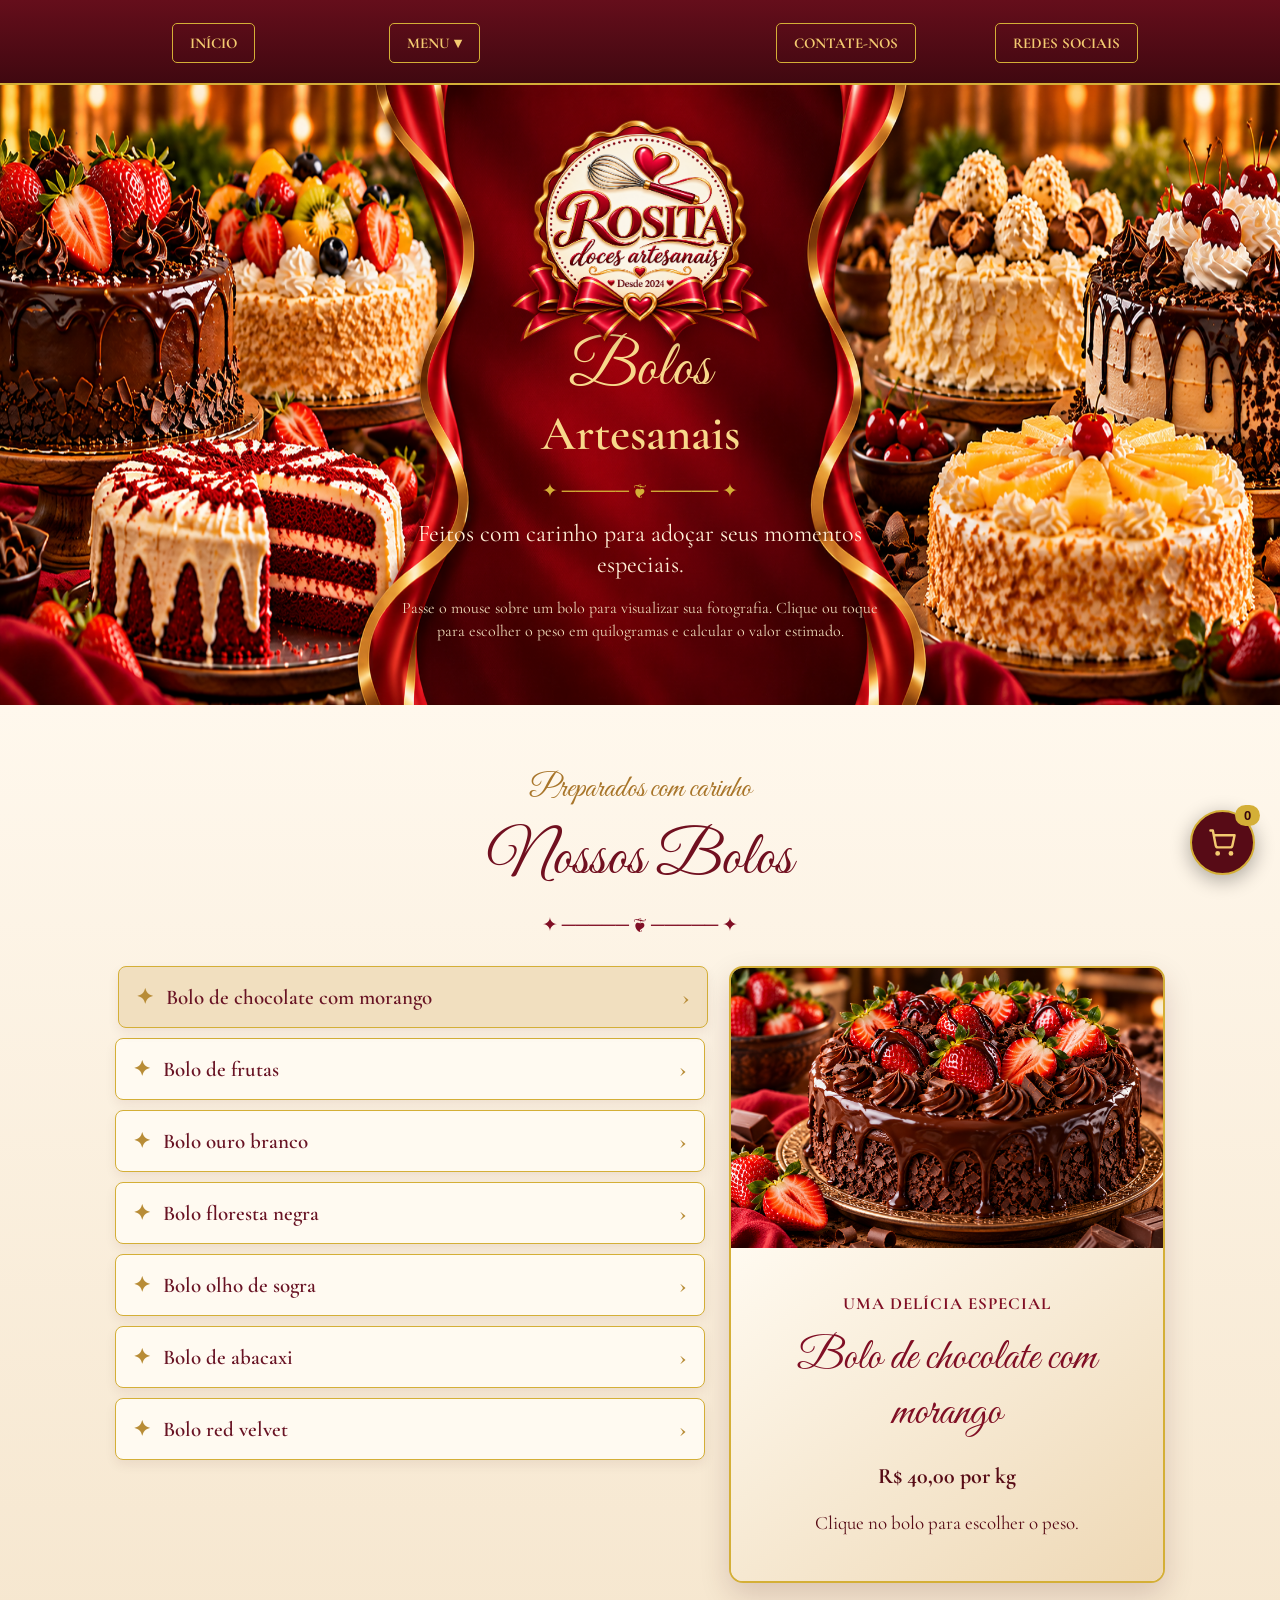
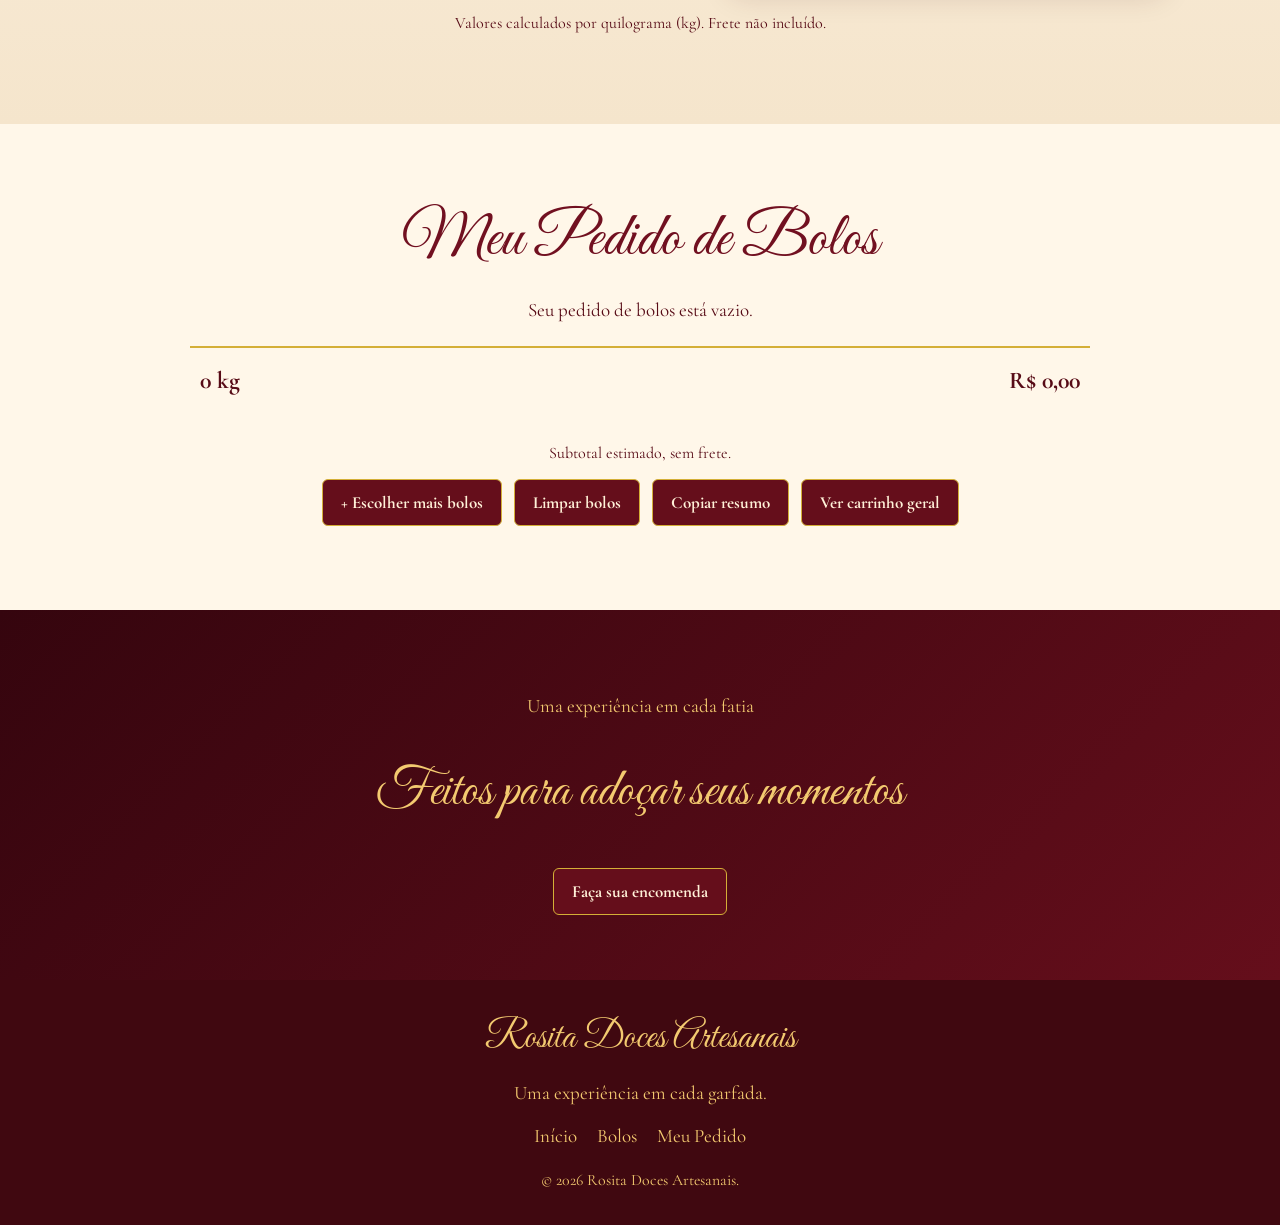
<file: Bolo/bolo.html>
<!DOCTYPE html>
<html lang="pt-BR">

<head>
    <meta charset="UTF-8">
    <meta name="viewport" content="width=device-width, initial-scale=1.0">

    <meta name="description"
          content="Conheça os bolos artesanais da Rosita Doces Artesanais.">

    <title>Bolos Artesanais | Rosita Doces Artesanais</title>

    <link rel="preconnect" href="https://fonts.googleapis.com">
    <link rel="preconnect" href="https://fonts.gstatic.com" crossorigin>

    <link href="https://fonts.googleapis.com/css2?family=Great+Vibes&family=Cormorant+Garamond:wght@400;500;600;700&display=swap"
          rel="stylesheet">

    <link rel="stylesheet" href="bolo.css">

    <!-- Primeiro carrega o carrinho compartilhado -->
    <script src="../carrinho/carrinho.js" defer></script>

    <!-- Depois carrega a programação dos bolos -->
    <script src="bolo.js" defer></script>
</head>

<body class="pagina-bolo">

    <!-- =====================================
         1. CABEÇALHO
    ====================================== -->

    <header class="cabecalho">

        <nav class="navegacao" aria-label="Navegação principal">

            <a href="../inicio.html" class="nav-botao">
                INÍCIO
            </a>

            <div class="dropdown">
                <button type="button"
                        class="nav-botao dropdown-botao"
                        aria-expanded="false">
                    MENU ▾
                </button>

                <div class="dropdown-conteudo">
                    <a href="bolo.html">Bolos</a>
                    <a href="../geladinho/geladinho.html">Geladinhos</a>
                    <a href="../doce/doce.html">Doces</a>
                    <a href="../salgado/salgado.html">Salgados</a>
                </div>
            </div>

            <div class="marca"
                 id="espaco-logo"
                 aria-hidden="true">
            </div>

            <div class="dropdown">
                 <button type="button" class="nav-botao dropdown-botao" aria-expanded="false">
        CONTATE-NOS
    </button>
    <div class="dropdown-conteudo">
        <a href="https://api.whatsapp.com/send?phone=5515996094613" target="_blank" rel="noopener noreferrer">WhatsApp / Contato</a>
        <a href="https://www.google.com/maps/search/doces/@-23.4683602,-47.43168,14z/..." target="_blank" rel="noopener">Localização</a>
    </div>
            </div>

            <div class="dropdown">
                <button type="button" class="nav-botao dropdown-botao" aria-expanded="false">
        REDES SOCIAIS
    </button>
    <div class="dropdown-conteudo">
        <a href="https://www.instagram.com/rositadoces_artesanais/" target="_blank" rel="noopener">Instagram</a>
        <a href="https://www.facebook.com/search/top?q=doces" target="_blank" rel="noopener">Facebook</a>
    </div>
            </div>

        </nav>

    </header>

    <main>

        <!-- =====================================
             2. BANNER PRINCIPAL
        ====================================== -->

        <section class="bolo-abertura">

            <div class="bolo-abertura-interior">

                <div class="bolo-marca-nome" id="origem-logo">

                    <img
                        src="../imagens/Emblema Rosita Doces Artesanais copy.png"
                        alt="Rosita Doces Artesanais"
                        class="bolo-logo-banner"
                        id="logo-animada">

                </div>

               <h1>
                    Bolos
                    <strong>Artesanais</strong>
                </h1>

                <div class="bolo-ornamento">
                    ✦ ───── ❦ ───── ✦
                </div>

                <p class="bolo-frase">
                    Feitos com carinho para adoçar seus momentos especiais.
                </p>

                <p class="bolo-orientacao">
                    Passe o mouse sobre um bolo para visualizar sua fotografia.
                    Clique ou toque para escolher o peso em quilogramas
                    e calcular o valor estimado.
                </p>

            </div>

        </section>

        <!-- =====================================
             3. CARDÁPIO — SETE BOLOS
        ====================================== -->

        <section class="bolo-cardapio" aria-labelledby="bolo-sabores">

            <div class="bolo-container">

                <p class="bolo-chamada">
                    Preparados com carinho
                </p>

                <h2 id="bolo-sabores">Nossos Bolos</h2>

                <div class="bolo-ornamento">
                    ✦ ───── ❦ ───── ✦
                </div>

                <div class="bolo-vitrine">

                    <div class="bolo-lista">

                        <button type="button"
                                class="bolo-sabor"
                                data-nome="Bolo de chocolate com morango"
                                data-preco="40"
                                data-foto="../imagens/Bolo de Chocolate com Morangos Frescos.png">
                            <span>✦</span>
                            Bolo de chocolate com morango
                            <span class="bolo-seta">›</span>
                        </button>

                        <button type="button"
                                class="bolo-sabor"
                                data-nome="Bolo de frutas"
                                data-preco="35"
                                data-foto="../imagens/Bolo Tropical com Frutas Glaceadas.png">
                            <span>✦</span>
                            Bolo de frutas
                            <span class="bolo-seta">›</span>
                        </button>

                        <button type="button"
                                class="bolo-sabor"
                                data-nome="Bolo ouro branco"
                                data-preco="45"
                                data-foto="../imagens/Bolo ouro branco Cremoso com Trufas de Chocolate.png">
                            <span>✦</span>
                            Bolo ouro branco
                            <span class="bolo-seta">›</span>
                        </button>

                        <button type="button"
                                class="bolo-sabor"
                                data-nome="Bolo floresta negra"
                                data-preco="40"
                                data-foto="../imagens/Bolo floresta negra com cerejas e chocolate.png">
                            <span>✦</span>
                            Bolo floresta negra
                            <span class="bolo-seta">›</span>
                        </button>

                        <button type="button"
                                class="bolo-sabor"
                                data-nome="Bolo olho de sogra"
                                data-preco="40"
                                data-foto="../imagens/Bolo Olho de Sogra Festivo em Camadas.png">
                            <span>✦</span>
                            Bolo olho de sogra
                            <span class="bolo-seta">›</span>
                        </button>

                        <button type="button"
                                class="bolo-sabor"
                                data-nome="Bolo de abacaxi"
                                data-preco="35"
                                data-foto="../imagens/Bolo de abacaxi dourado com cerejas.png">
                            <span>✦</span>
                            Bolo de abacaxi
                            <span class="bolo-seta">›</span>
                        </button>

                        <button type="button"
                                class="bolo-sabor"
                                data-nome="Bolo red velvet"
                                data-preco="40"
                                data-foto="../imagens/Bolo Red Velvet com Cobertura Cremosa.png">
                            <span>✦</span>
                            Bolo red velvet
                            <span class="bolo-seta">›</span>
                        </button>

                    </div>

                    <!-- PRÉVIA DA FOTOGRAFIA -->

                    <aside class="bolo-preview">

                        <div class="bolo-preview-foto">

                            <img id="bolo-preview-img"
                                 alt=""
                                 hidden>

                            <div class="bolo-preview-vazio"
                                 id="bolo-preview-vazio">
                                <span>❦</span>
                                <p>FOTO DO BOLO EM BREVE</p>
                            </div>

                        </div>

                        <div class="bolo-preview-texto">

                            <p class="bolo-selo">
                                UMA DELÍCIA ESPECIAL
                            </p>

                            <h3 id="bolo-preview-nome">
                                Escolha um bolo
                            </h3>

                            <p id="bolo-preview-preco">
                                Preço por quilograma
                            </p>

                            <p>
                                Clique no bolo para escolher o peso.
                            </p>

                        </div>

                    </aside>

                </div>

                <p class="bolo-observacao">
                    Valores calculados por quilograma (kg).
                    Frete não incluído.
                </p>

            </div>

        </section>

        <!-- =====================================
             4. PEDIDO DE BOLOS
        ====================================== -->

        <section class="bolo-carrinho" id="bolo-carrinho">

            <div class="bolo-container">

                <h2>Meu Pedido de Bolos</h2>

                <p id="bolo-carrinho-vazio">
                    Seu pedido de bolos está vazio.
                </p>

                <div id="bolo-carrinho-itens"
                     aria-live="polite">
                </div>

                <div class="bolo-carrinho-resumo">

                    <span id="bolo-carrinho-qtd">
                        0 kg
                    </span>

                    <strong id="bolo-carrinho-total">
                        R$ 0,00
                    </strong>

                </div>

                <p class="bolo-observacao">
                    Subtotal estimado, sem frete.
                </p>

                <div class="bolo-carrinho-acoes">

                    <a href="#bolo-sabores"
                       class="bolo-botao">
                        + Escolher mais bolos
                    </a>

                    <button type="button"
                            id="bolo-limpar"
                            class="bolo-botao">
                        Limpar bolos
                    </button>

                    <button type="button"
                            id="bolo-copiar"
                            class="bolo-botao">
                        Copiar resumo
                    </button>

                    <a href="../carrinho/carrinho.html"
                       class="bolo-botao">
                        Ver carrinho geral
                    </a>

                </div>

                <p id="bolo-copiar-status" role="status"></p>

            </div>

        </section>

        <!-- =====================================
             5. ENCERRAMENTO
        ====================================== -->

        <section class="bolo-final">

            <p>Uma experiência em cada fatia</p>

            <h2>Feitos para adoçar seus momentos</h2>

            <a href="../carrinho/carrinho.html"
               class="bolo-botao">
                Faça sua encomenda
            </a>

        </section>

    </main>

    <!-- =====================================
         6. RODAPÉ
    ====================================== -->

    <footer class="bolo-rodape">

        <h2>Rosita Doces Artesanais</h2>

        <p>Uma experiência em cada garfada.</p>

        <nav>
            <a href="../inicio.html">Início</a>
            <a href="bolo.html">Bolos</a>
            <a href="../carrinho/carrinho.html">Meu Pedido</a>
        </nav>

        <small>© 2026 Rosita Doces Artesanais.</small>

    </footer>

    <!-- =====================================
         7. JANELA DE SELEÇÃO DO PESO
    ====================================== -->

    <dialog class="bolo-modal" id="bolo-modal">

        <div class="bolo-modal-corpo">

            <button type="button"
                    class="bolo-fechar"
                    aria-label="Fechar janela">
                ×
            </button>

            <div class="bolo-foto">

                <img id="bolo-modal-foto"
                     alt=""
                     hidden>

                <div class="bolo-sem-foto"
                     id="bolo-sem-foto">
                    <span>❦</span>
                    <p>FOTO DO BOLO EM BREVE</p>
                </div>

            </div>

            <div class="bolo-modal-info">

                <p class="bolo-selo">
                    ROSITA DOCES ARTESANAIS
                </p>

                <h2 id="bolo-modal-titulo">
                    Bolo selecionado
                </h2>

                <div class="bolo-ornamento">
                    ✦ ─── ❦ ─── ✦
                </div>

                <p>
                    Preço por kg:
                    <strong id="bolo-unitario">
                        R$ 0,00
                    </strong>
                </p>

                <label for="bolo-peso">
                    Peso do bolo (kg)
                </label>

                <div class="bolo-quant-controles">

                    <button type="button" id="bolo-menos">
                        −
                    </button>

                    <input type="number"
                           id="bolo-peso"
                           min="0.5"
                           max="50"
                           step="0.5"
                           value="1">

                    <button type="button" id="bolo-mais">
                        +
                    </button>

                </div>

                <div class="bolo-total">

                    <span>Subtotal estimado</span>

                    <strong id="bolo-subtotal">
                        R$ 0,00
                    </strong>

                </div>

                <p class="bolo-nota">
                    Valor calculado pelo peso.
                    Frete não incluído.
                </p>

                <button type="button"
                        id="bolo-adicionar"
                        class="bolo-botao">
                    + Adicionar ao pedido
                </button>

                <button type="button"
                        id="bolo-outro-sabor"
                        class="bolo-botao">
                    ← Escolher outro bolo
                </button>

            </div>

        </div>

    </dialog>

    <!-- =====================================
         8. CARRINHO FLUTUANTE
    ====================================== -->

    <a href="../carrinho/carrinho.html"
       class="carrinho-flutuante"
       aria-label="Abrir carrinho geral"
       title="Meu Carrinho">

        <svg width="29"
             height="29"
             viewBox="0 0 24 24"
             fill="none"
             stroke="currentColor"
             stroke-width="2"
             stroke-linecap="round"
             stroke-linejoin="round"
             aria-hidden="true">

            <circle cx="8" cy="21" r="1"></circle>
            <circle cx="19" cy="21" r="1"></circle>
            <path d="M2 2h2l2.4 12.4a2 2 0 0 0 2 1.6h9.8a2 2 0 0 0 2-1.6L22 6H5"></path>

        </svg>

        <span id="bolo-contador-flutuante">0</span>

    </a>

</body>
</html>
</file>
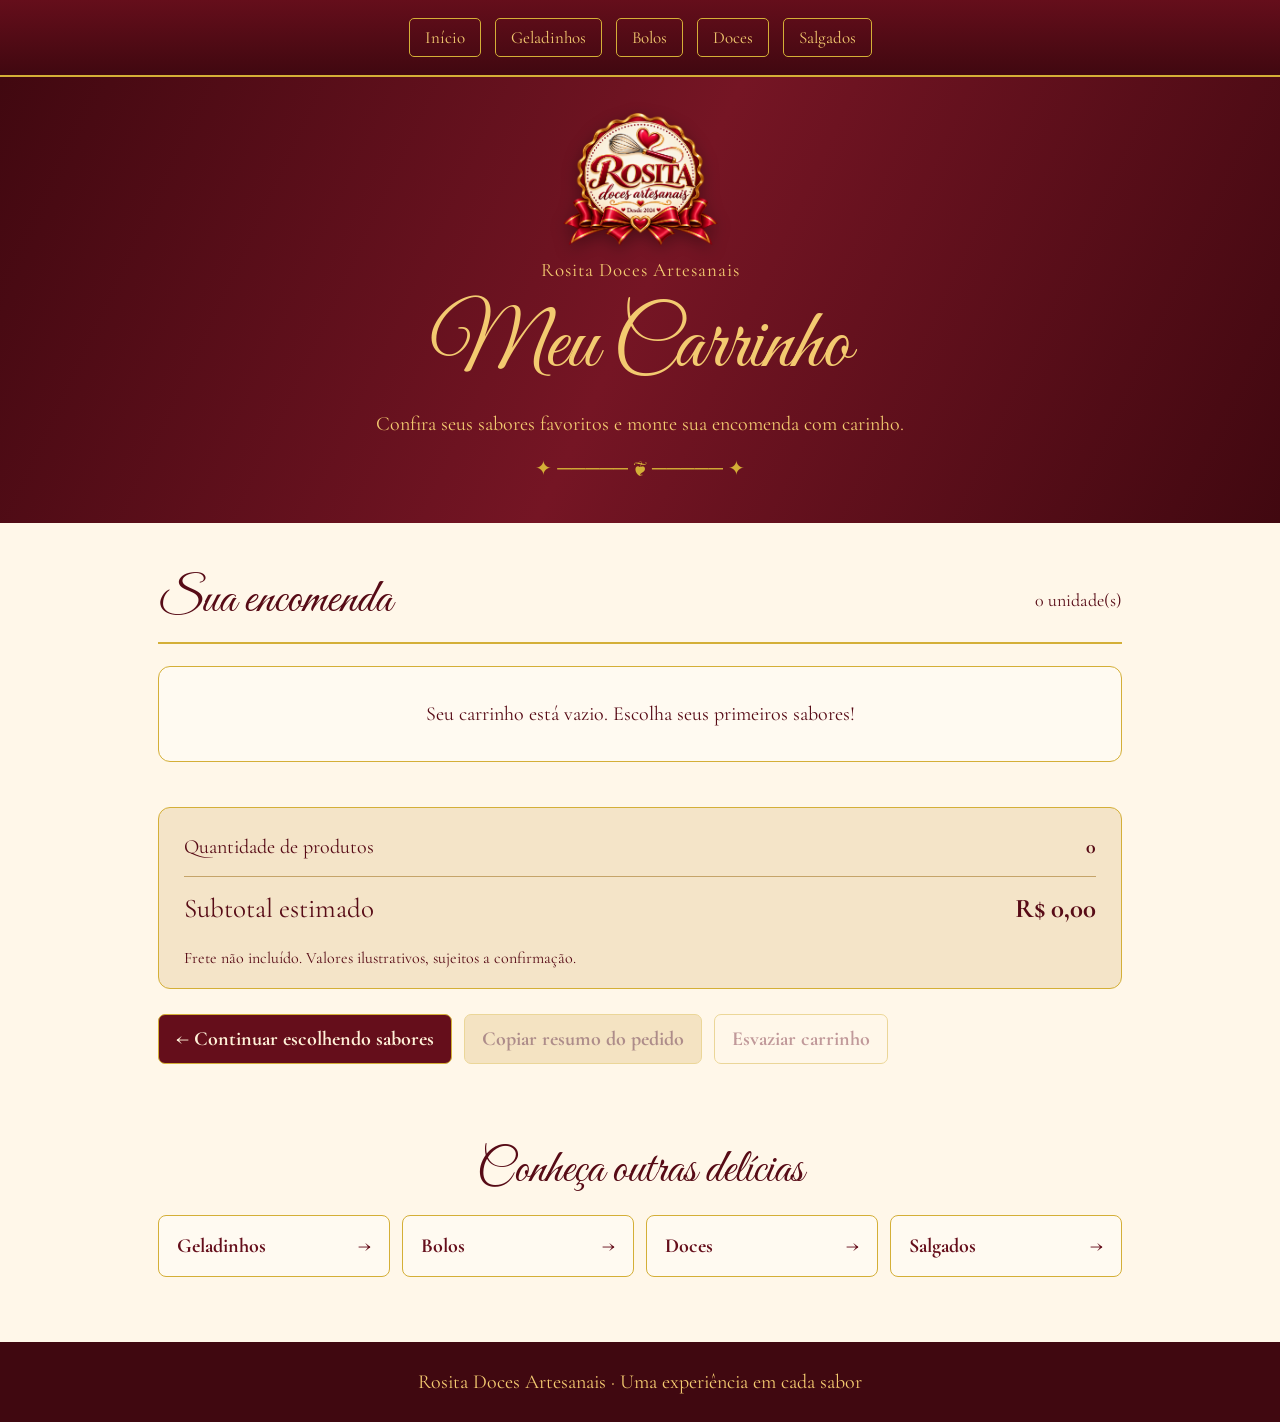
<file: carrinho/carrinho.html>
<!DOCTYPE html>
<html lang="pt-BR">
<head>
  <meta charset="UTF-8">
  <meta name="viewport" content="width=device-width, initial-scale=1.0">
  <meta name="description" content="Confira e organize sua encomenda na Rosita Doces Artesanais.">
  <title>Meu Carrinho | Rosita Doces Artesanais</title>
  <link rel="preconnect" href="https://fonts.googleapis.com">
  <link rel="preconnect" href="https://fonts.gstatic.com" crossorigin>
  <link href="https://fonts.googleapis.com/css2?family=Great+Vibes&family=Cormorant+Garamond:wght@400;500;600;700&display=swap" rel="stylesheet">
  <link rel="stylesheet" href="carrinho.css">
  <script src="carrinho.js" defer></script>
  <script src="carrinho-pagina.js" defer></script>
</head>
<body>
  <header class="cabecalho">
    <nav class="navegacao" aria-label="Navegação principal">
      <a href="../inicio.html">Início</a>
      <a href="../geladinho/geladinho.html">Geladinhos</a>
      <a href="../Bolo/bolo.html">Bolos</a>
      <a href="../doce/doce.html">Doces</a>
      <a href="../salgado/salgado.html">Salgados</a>
    </nav>
  </header>
  <main>
    <section class="apresentacao">
      <img class="logo" src="../imagens/Emblema Rosita Doces Artesanais copy.png" alt="Logotipo Rosita Doces Artesanais">
      <p class="sobretitulo">Rosita Doces Artesanais</p>
      <h1>Meu Carrinho</h1>
      <p>Confira seus sabores favoritos e monte sua encomenda com carinho.</p>
      <div class="ornamento" aria-hidden="true">✦ ───── ❦ ───── ✦</div>
    </section>
    <section class="conteudo" aria-labelledby="titulo-pedido">
      <div class="titulo-linha"><h2 id="titulo-pedido">Sua encomenda</h2><span id="total-itens" aria-live="polite">0 unidades</span></div>
      <p id="carrinho-vazio" class="vazio" hidden>Seu carrinho está vazio. Escolha seus primeiros sabores!</p>
      <div id="lista-produtos" class="lista" aria-live="polite"></div>
      <div class="resumo">
        <div class="resumo-linha"><span>Quantidade de produtos</span><strong id="quantidade-total">0</strong></div>
        <div class="resumo-linha total"><span>Subtotal estimado</span><strong id="valor-total">R$ 0,00</strong></div>
        <p>Frete não incluído. Valores ilustrativos, sujeitos a confirmação.</p>
      </div>
      <div class="acoes">
      
      <a class="botao principal"
      href="../inicio.html"
      id="continuar-escolhendo">
      ← Continuar escolhendo sabores
      </a>

        <button class="botao secundario" id="copiar-pedido" type="button">Copiar resumo do pedido</button>
        <button class="botao discreto" id="limpar-pedido" type="button">Esvaziar carrinho</button>
      </div>
      <p id="mensagem" class="mensagem" role="status" aria-live="polite"></p>
      <h2 class="titulo-categorias">Conheça outras delícias</h2>
      <div class="categorias">
        <a href="../geladinho/geladinho.html">Geladinhos <span>→</span></a>
        <a href="../Bolo/bolo.html">Bolos <span>→</span></a>
        <a href="../doce/doce.html">Doces <span>→</span></a>
        <a href="../salgado/salgado.html">Salgados <span>→</span></a>
      </div>
    </section>
  </main>
  <footer>Rosita Doces Artesanais · Uma experiência em cada sabor</footer>
</body>
</html>
</file>
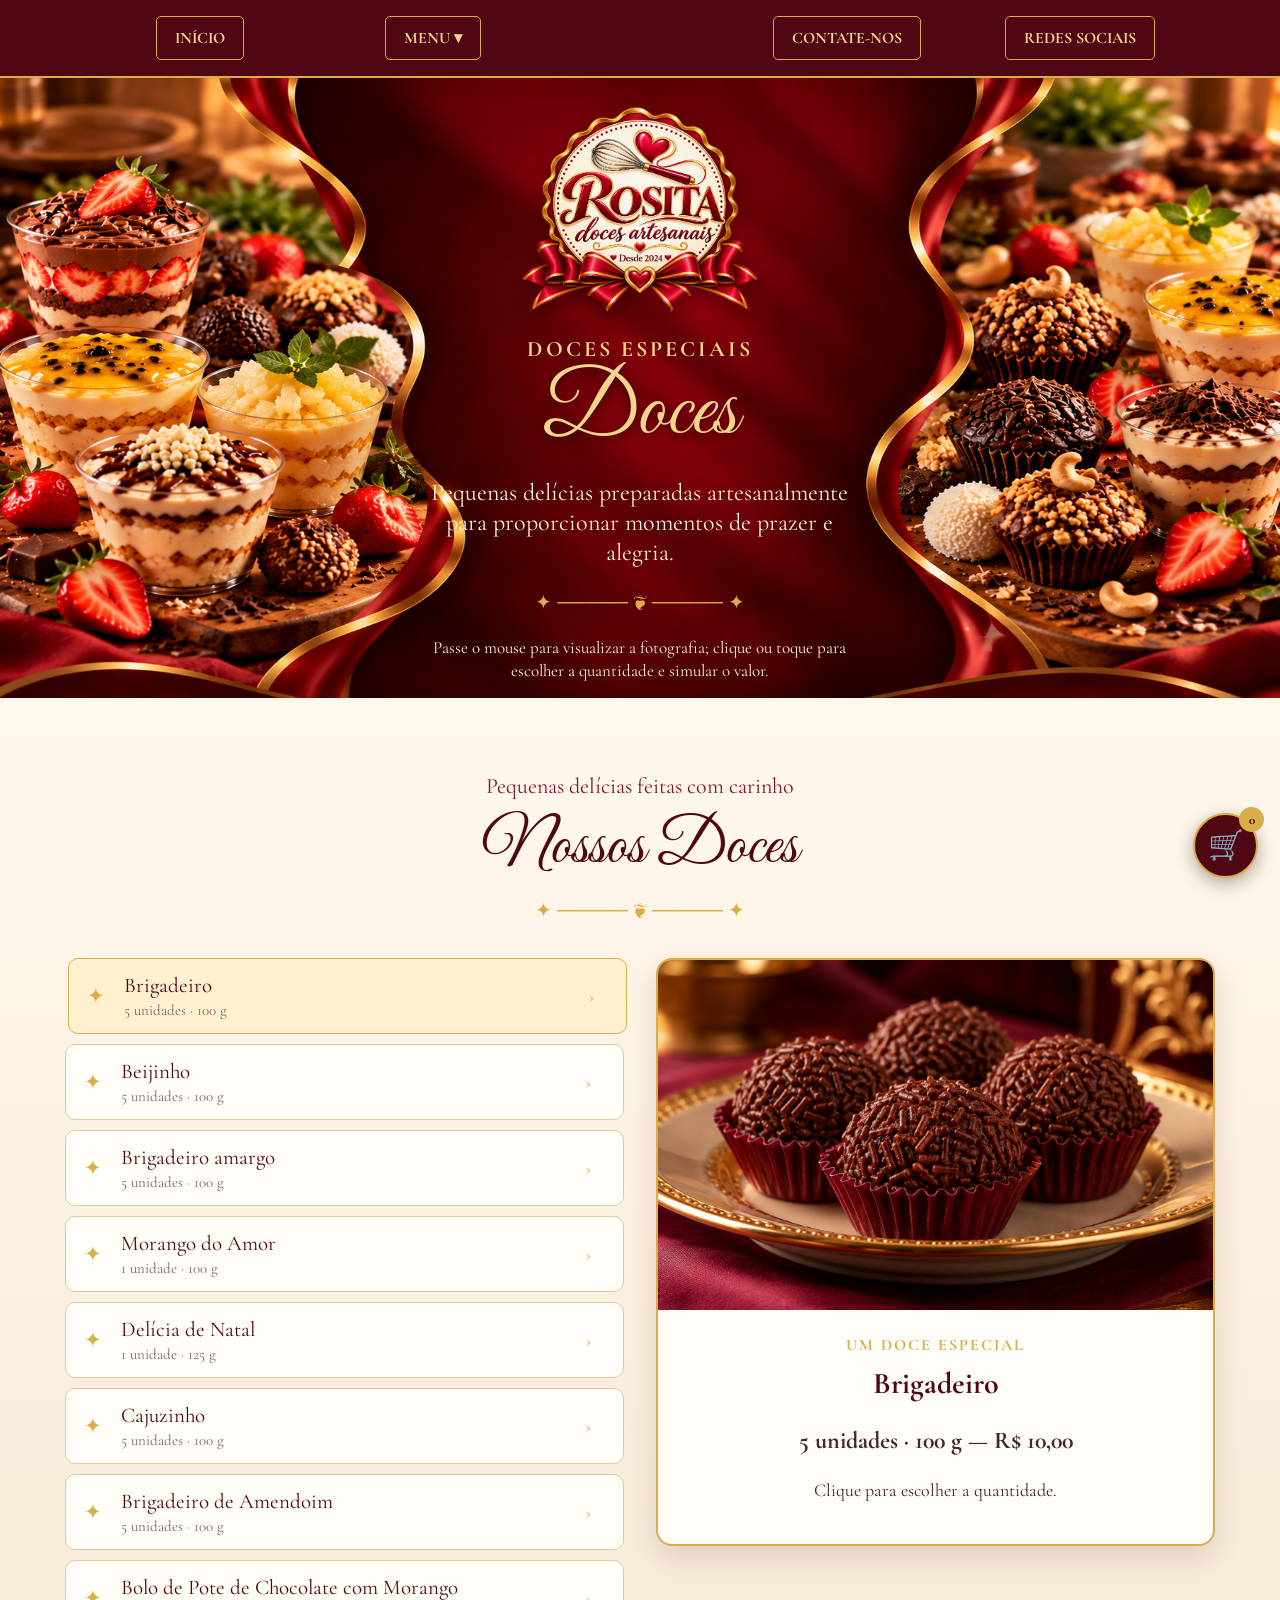
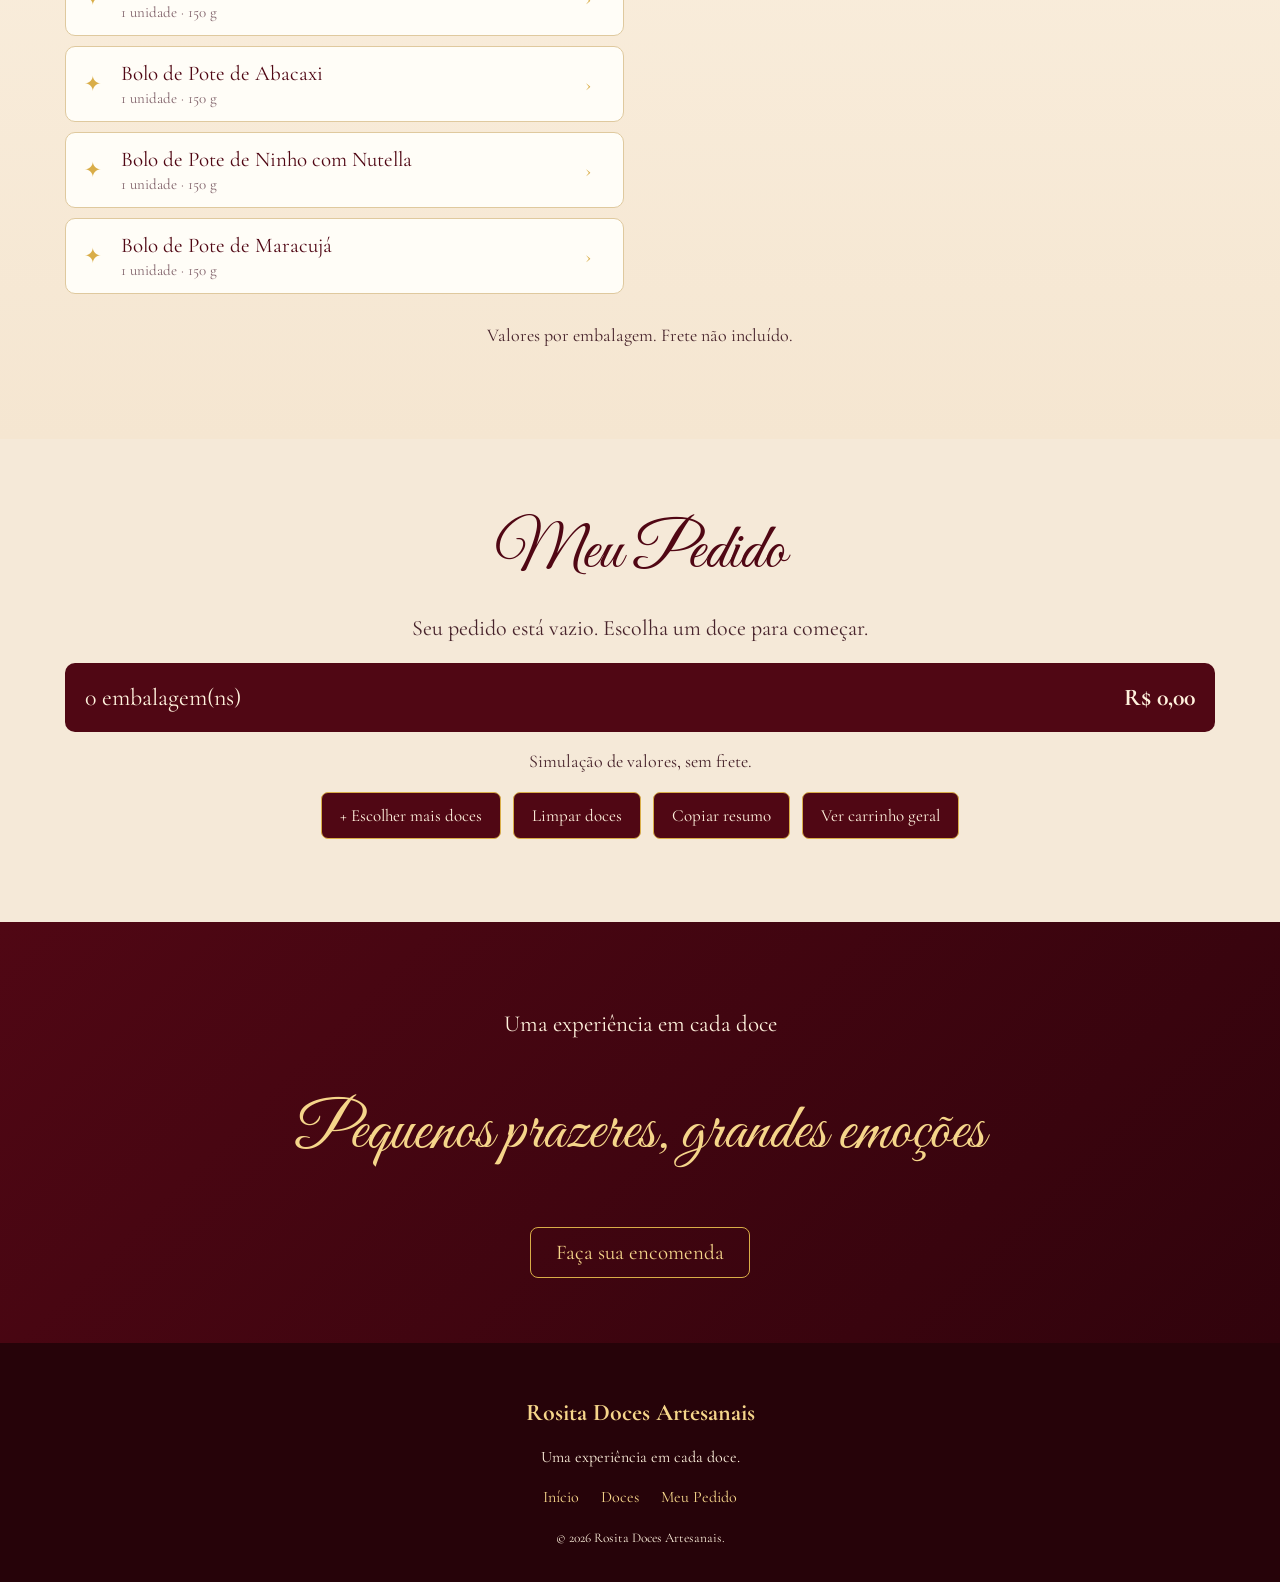
<file: doce/doce.html>
<!DOCTYPE html>
<html lang="pt-BR">

<head>
    <meta charset="UTF-8">
    <meta name="viewport" content="width=device-width, initial-scale=1.0">

    <meta name="description"
          content="Doces Gourmet da Rosita Doces Artesanais">

    <title>Doces Gourmet | Rosita Doces Artesanais</title>

    <link rel="preconnect" href="https://fonts.googleapis.com">
    <link rel="preconnect" href="https://fonts.gstatic.com" crossorigin>

    <link href="https://fonts.googleapis.com/css2?family=Great+Vibes&family=Cormorant+Garamond:wght@400;500;600;700&display=swap"
          rel="stylesheet">

    <link rel="stylesheet" href="doce.css">

    <script src="../carrinho/carrinho.js" defer></script>
    <script src="doce.js" defer></script>
</head>

<body class="pagina-doce">

    <!-- =========================================
         CABEÇALHO
    ========================================== -->

    <header class="cabecalho">

        <nav class="navegacao" aria-label="Navegação principal">

            <a href="../inicio.html" class="nav-botao">
                INÍCIO
            </a>

            <div class="dropdown">
                <button type="button"
                        class="nav-botao dropdown-botao"
                        aria-expanded="false">
                    MENU ▾
                </button>

                <div class="dropdown-conteudo">
                    <a href="../Bolo/bolo.html">Bolos</a>
                    <a href="doce.html">Doces</a>
                    <a href="../geladinho/geladinho.html">Geladinhos</a>
                    <a href="../salgado/salgado.html">Salgados</a>
                </div>
            </div>

            <!-- DESTINO DO LOGOTIPO ANIMADO -->
            <div class="marca"
                 id="espaco-logo"
                 aria-hidden="true"></div>

            <div class="dropdown">
                 <button type="button" class="nav-botao dropdown-botao" aria-expanded="false">
        CONTATE-NOS
    </button>
    <div class="dropdown-conteudo">
        <a href="https://api.whatsapp.com/send?phone=5515996094613" target="_blank" rel="noopener noreferrer">WhatsApp / Contato</a>
        <a href="https://www.google.com/maps/search/doces/@-23.4683602,-47.43168,14z/..." target="_blank" rel="noopener">Localização</a>
    </div>
            </div>

            <div class="dropdown">
                  <button type="button" class="nav-botao dropdown-botao" aria-expanded="false">
        REDES SOCIAIS
    </button>
    <div class="dropdown-conteudo">
        <a href="https://www.instagram.com/rositadoces_artesanais/" target="_blank" rel="noopener">Instagram</a>
        <a href="https://www.facebook.com/search/top?q=doces" target="_blank" rel="noopener">Facebook</a>
    </div>
            </div>

        </nav>

    </header>

    <main>

        <!-- =========================================
             BANNER DOS DOCES
        ========================================== -->

        <section class="doce-abertura">

            <div class="doce-abertura-interior">

                <!-- ORIGEM DO LOGOTIPO ANIMADO -->
                <div class="doce-marca-nome" id="origem-logo">

                    <img
                        src="../imagens/Emblema Rosita Doces Artesanais copy.png"
                        alt="Rosita Doces Artesanais"
                        class="doce-logo-banner"
                        id="logo-animada">

                </div>

                <p class="doce-subtitulo">
                    DOCES ESPECIAIS
                </p>

                <h1 class="doce-titulo">
                    Doces
                </h1>

                <p class="doce-frase">
                    Pequenas delícias preparadas artesanalmente
                    para proporcionar momentos de prazer e alegria.
                </p>

                <div class="doce-ornamento" aria-hidden="true">
                    ✦ ───── ❦ ───── ✦
                </div>

                <p class="doce-orientacao">
                    Passe o mouse para visualizar a fotografia;
                    clique ou toque para escolher a quantidade
                    e simular o valor.
                </p>

            </div>

        </section>

        <!-- =========================================
             CARDÁPIO
        ========================================== -->

        <section class="doce-cardapio"
                 aria-labelledby="doce-sabores">

            <div class="doce-container">

                <p class="doce-chamada">
                    Pequenas delícias feitas com carinho
                </p>

                <h2 id="doce-sabores">
                    Nossos Doces
                </h2>

                <div class="doce-ornamento" aria-hidden="true">
                    ✦ ───── ❦ ───── ✦
                </div>

                <div class="doce-vitrine">

                    <div class="doce-lista">

                        <button type="button" class="doce-sabor"
                            data-nome="Brigadeiro"
                            data-preco="10"
                            data-detalhe="5 unidades · 100 g"
                            data-foto="../imagens/Doce Brigadeiros de Chocolate em Prato Dourado.png">
                            <span>✦</span>
                            <span>Brigadeiro
                                <small>5 unidades · 100 g</small>
                            </span>
                            <span>›</span>
                        </button>

                        <button type="button" class="doce-sabor"
                            data-nome="Beijinho"
                            data-preco="10"
                            data-detalhe="5 unidades · 100 g"
                            data-foto="../imagens/Doce Beijinhos de coco em prato dourado.png">
                            <span>✦</span>
                            <span>Beijinho
                                <small>5 unidades · 100 g</small>
                            </span>
                            <span>›</span>
                        </button>

                        <button type="button" class="doce-sabor"
                            data-nome="Brigadeiro amargo"
                            data-preco="12"
                            data-detalhe="5 unidades · 100 g"
                            data-foto="../imagens/Doce Brigadeiros de Chocolate Amargo Luxuosos.png">
                            <span>✦</span>
                            <span>Brigadeiro amargo
                                <small>5 unidades · 100 g</small>
                            </span>
                            <span>›</span>
                        </button>

                        <button type="button" class="doce-sabor"
                            data-nome="Morango do Amor"
                            data-preco="20"
                            data-detalhe="1 unidade · 100 g"
                            data-foto="../imagens/Doce Morangos do Amor com Recheio Cremoso.png">
                            <span>✦</span>
                            <span>Morango do Amor
                                <small>1 unidade · 100 g</small>
                            </span>
                            <span>›</span>
                        </button>

                        <button type="button" class="doce-sabor"
                            data-nome="Delícia de Natal"
                            data-preco="15"
                            data-detalhe="1 unidade · 125 g"
                            data-foto="../imagens/Doce Trufa Árvore de Natal Dourada.png">
                            <span>✦</span>
                            <span>Delícia de Natal
                                <small>1 unidade · 125 g</small>
                            </span>
                            <span>›</span>
                        </button>

                        <button type="button" class="doce-sabor"
                            data-nome="Cajuzinho"
                            data-preco="12"
                            data-detalhe="5 unidades · 100 g"
                            data-foto="../imagens/Doce Cajuzinhos de Amendoim em Destaque.png">
                            <span>✦</span>
                            <span>Cajuzinho
                                <small>5 unidades · 100 g</small>
                            </span>
                            <span>›</span>
                        </button>

                        <button type="button" class="doce-sabor"
                            data-nome="Brigadeiro de Amendoim"
                            data-preco="10"
                            data-detalhe="5 unidades · 100 g"
                            data-foto="../imagens/Doce Brigadeiros de amendoim com chocolate.png">
                            <span>✦</span>
                            <span>Brigadeiro de Amendoim
                                <small>5 unidades · 100 g</small>
                            </span>
                            <span>›</span>
                        </button>

                        <button type="button" class="doce-sabor"
                            data-nome="Bolo de Pote de Chocolate com Morango"
                            data-preco="20"
                            data-detalhe="1 unidade · 150 g"
                            data-foto="../imagens/Doce Bolo de Pote de Chocolate e Morango.png">
                            <span>✦</span>
                            <span>Bolo de Pote de Chocolate com Morango
                                <small>1 unidade · 150 g</small>
                            </span>
                            <span>›</span>
                        </button>

                        <button type="button" class="doce-sabor"
                            data-nome="Bolo de Pote de Abacaxi"
                            data-preco="20"
                            data-detalhe="1 unidade · 150 g"
                            data-foto="../imagens/Doce Bolo de Pote Trifle tropical de abacaxi com coco.png">
                            <span>✦</span>
                            <span>Bolo de Pote de Abacaxi
                                <small>1 unidade · 150 g</small>
                            </span>
                            <span>›</span>
                        </button>

                        <button type="button" class="doce-sabor"
                            data-nome="Bolo de Pote de Ninho com Nutella"
                            data-preco="20"
                            data-detalhe="1 unidade · 150 g"
                            data-foto="../imagens/Doce Taças de Sobremesa em Camadas Cremosas.png">
                            <span>✦</span>
                            <span>Bolo de Pote de Ninho com Nutella
                                <small>1 unidade · 150 g</small>
                            </span>
                            <span>›</span>
                        </button>

                        <button type="button" class="doce-sabor"
                            data-nome="Bolo de Pote de Maracujá"
                            data-preco="20"
                            data-detalhe="1 unidade · 150 g"
                            data-foto="../imagens/Doce Sobremesa de maracujá em camadas.png">
                            <span>✦</span>
                            <span>Bolo de Pote de Maracujá
                                <small>1 unidade · 150 g</small>
                            </span>
                            <span>›</span>
                        </button>

                    </div>

                    <!-- PRÉVIA DAS FOTOGRAFIAS -->
                    <aside class="doce-preview">

                        <div class="doce-preview-foto">
                            <img id="doce-preview-img"
                                 alt=""
                                 hidden>

                            <div id="doce-preview-vazio"
                                 class="doce-preview-vazio">
                                ❦
                                <p>Fotografia do doce</p>
                            </div>
                        </div>

                        <div class="doce-preview-texto">
                            <p class="doce-selo">
                                UM DOCE ESPECIAL
                            </p>

                            <h3 id="doce-preview-nome">
                                Escolha um doce
                            </h3>

                            <p id="doce-preview-preco">
                                Selecione uma opção
                            </p>

                            <p class="doce-preview-ajuda">
                                Clique para escolher a quantidade.
                            </p>
                        </div>

                    </aside>

                </div>

                <p class="doce-observacao">
                    Valores por embalagem. Frete não incluído.
                </p>

            </div>

        </section>

        <!-- =========================================
             CARRINHO DE DOCES
        ========================================== -->

        <section class="doce-carrinho" id="doce-carrinho">

            <div class="doce-container">

                <h2>Meu Pedido</h2>

                <p id="doce-carrinho-vazio">
                    Seu pedido está vazio.
                    Escolha um doce para começar.
                </p>

                <div id="doce-carrinho-itens"
                     aria-live="polite"></div>

                <div class="doce-carrinho-resumo">
                    <span id="doce-carrinho-qtd">
                        0 embalagens
                    </span>

                    <strong id="doce-carrinho-total">
                        R$ 0,00
                    </strong>
                </div>

                <p class="doce-carrinho-aviso">
                    Simulação de valores, sem frete.
                </p>

                <div class="doce-carrinho-acoes">

                    <a href="#doce-sabores"
                       class="doce-carrinho-botao">
                        + Escolher mais doces
                    </a>

                    <button type="button"
                            id="doce-limpar"
                            class="doce-carrinho-limpar">
                        Limpar doces
                    </button>

                    <button type="button"
                            id="doce-copiar"
                            class="doce-carrinho-botao">
                        Copiar resumo
                    </button>

                    <a href="../carrinho/carrinho.html"
                       class="doce-carrinho-botao">
                        Ver carrinho geral
                    </a>

                </div>

                <p id="doce-copiar-status"
                   role="status"></p>

            </div>

        </section>

        <!-- =========================================
             ENCERRAMENTO
        ========================================== -->

        <section class="doce-final">
            <p>Uma experiência em cada doce</p>

            <h2>
                Pequenos prazeres, grandes emoções
            </h2>

            <a href="../inicio.html"
               class="doce-encomendar">
                Faça sua encomenda
            </a>
        </section>

    </main>

    <!-- =========================================
         RODAPÉ
    ========================================== -->

    <footer class="doce-rodape">

        <h2>Rosita Doces Artesanais</h2>

        <p>Uma experiência em cada doce.</p>

        <nav aria-label="Links do rodapé">
            <a href="../inicio.html">Início</a>
            <a href="doce.html">Doces</a>
            <a href="#doce-carrinho">Meu Pedido</a>
        </nav>

        <small>© 2026 Rosita Doces Artesanais.</small>

    </footer>

    <!-- =========================================
         JANELA DE ESCOLHA
    ========================================== -->

    <dialog class="doce-modal" id="doce-modal">

        <div class="doce-modal-corpo">

            <button type="button"
                    class="doce-fechar"
                    aria-label="Fechar">
                ×
            </button>

            <div class="doce-foto">

                <img id="doce-modal-foto"
                     alt=""
                     hidden>

                <div class="doce-sem-foto"
                     id="doce-sem-foto">
                    ❦
                    <p>Fotografia do doce</p>
                </div>

            </div>

            <div class="doce-modal-info">

                <p class="doce-selo">
                    ROSITA DOCES ARTESANAIS
                </p>

                <h2 id="doce-modal-titulo">
                    Doce selecionado
                </h2>

                <div class="doce-ornamento">
                    ✦ ─── ❦ ─── ✦
                </div>

                <p id="doce-modal-detalhe"></p>

                <p class="doce-preco">
                    Preço por embalagem:
                    <strong id="doce-unitario">
                        R$ 0,00
                    </strong>
                </p>

                <label for="doce-quantidade">
                    Quantidade de embalagens
                </label>

                <div class="doce-controle-quantidade">

                    <button type="button"
                            id="doce-menos"
                            aria-label="Diminuir quantidade">
                        −
                    </button>

                    <input type="number"
                           id="doce-quantidade"
                           min="1"
                           max="999"
                           step="1"
                           value="1">

                    <button type="button"
                            id="doce-mais"
                            aria-label="Aumentar quantidade">
                        +
                    </button>

                </div>

                <p class="doce-subtotal">
                    Subtotal:
                    <strong id="doce-subtotal">
                        R$ 0,00
                    </strong>
                </p>

                <button type="button"
                        id="doce-adicionar"
                        class="doce-adicionar">
                    Adicionar ao pedido
                </button>

                <button type="button"
                        id="doce-outro-sabor"
                        class="doce-outro-sabor">
                    Escolher outro doce
                </button>

            </div>

        </div>

    </dialog>

    <!-- CARRINHO FLUTUANTE -->
<a href="../carrinho/carrinho.html"
   class="doce-carrinho-flutuante"
   aria-label="Abrir carrinho de compras"
   title="Ver meu carrinho">

    <span class="doce-carrinho-icone">🛒</span>
    <span id="doce-contador-flutuante"
          class="doce-carrinho-contador">0</span>

</a>

</body>
</html>
</file>
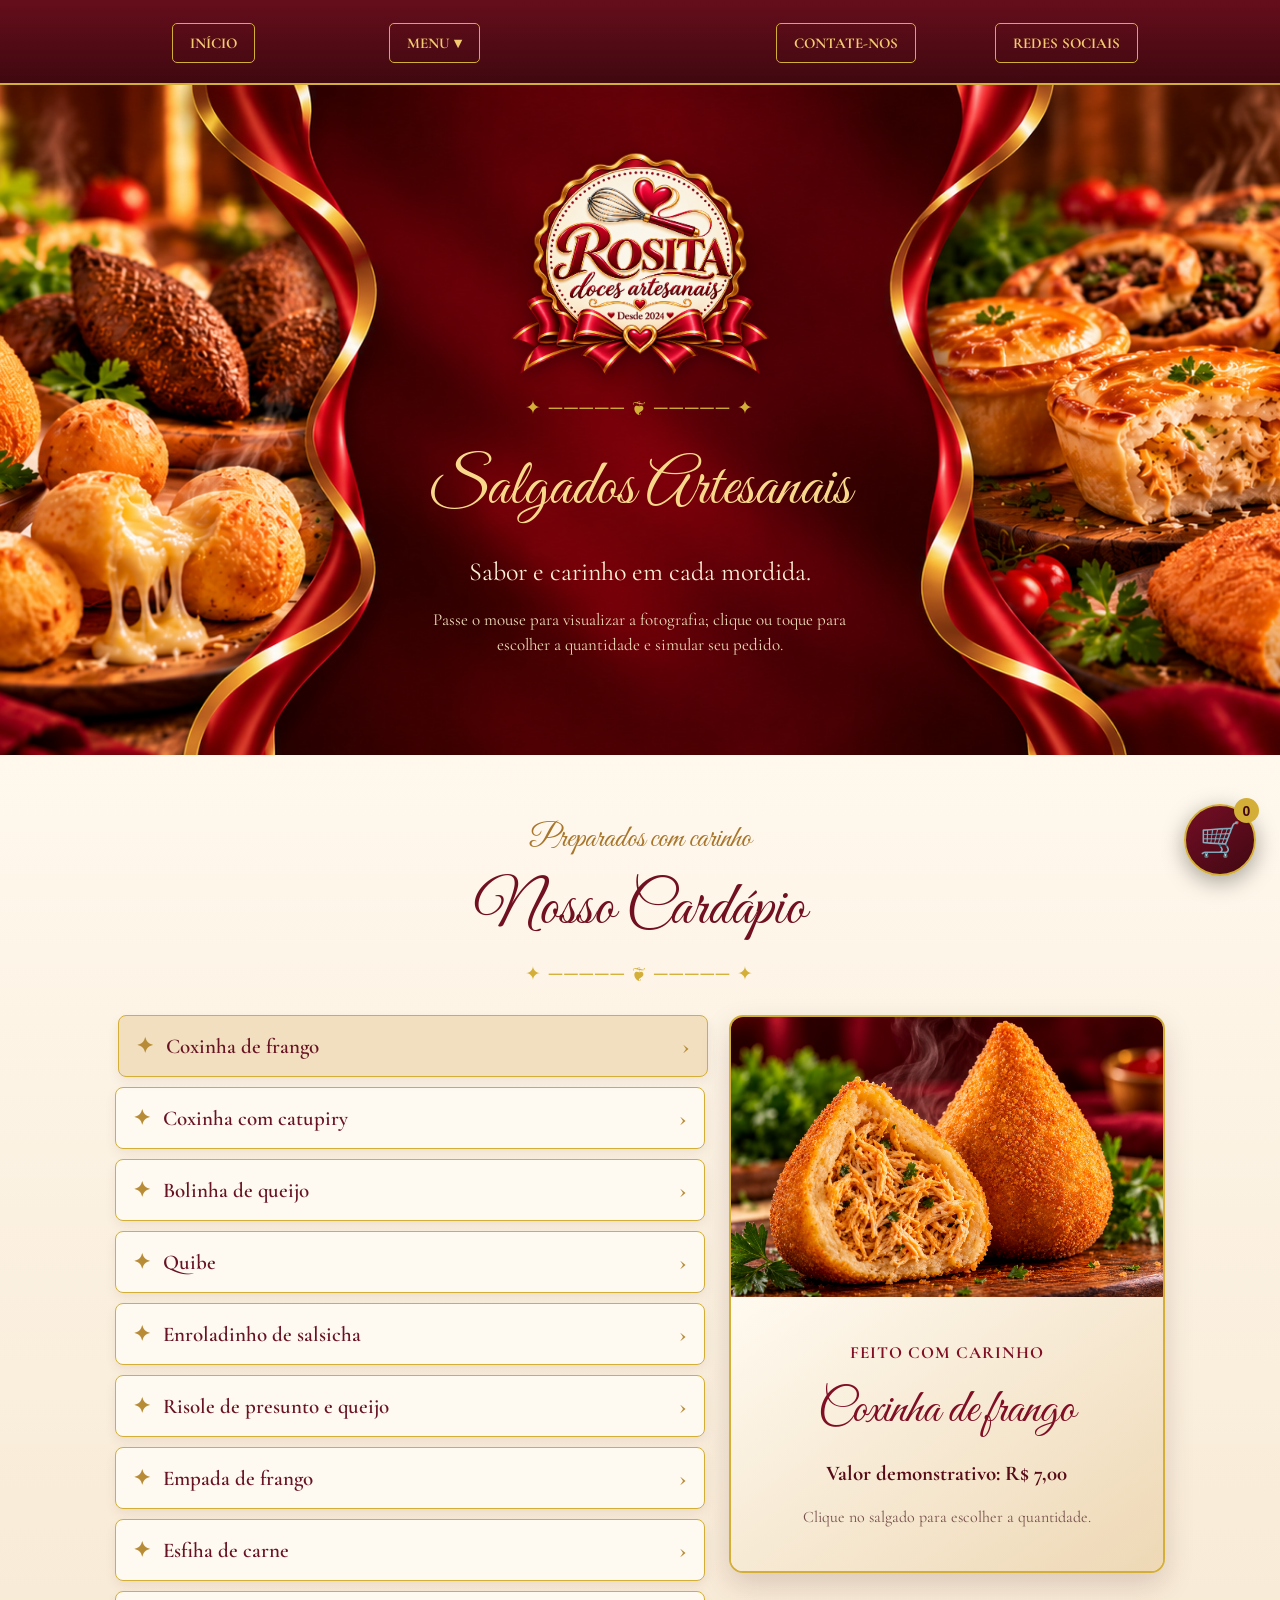
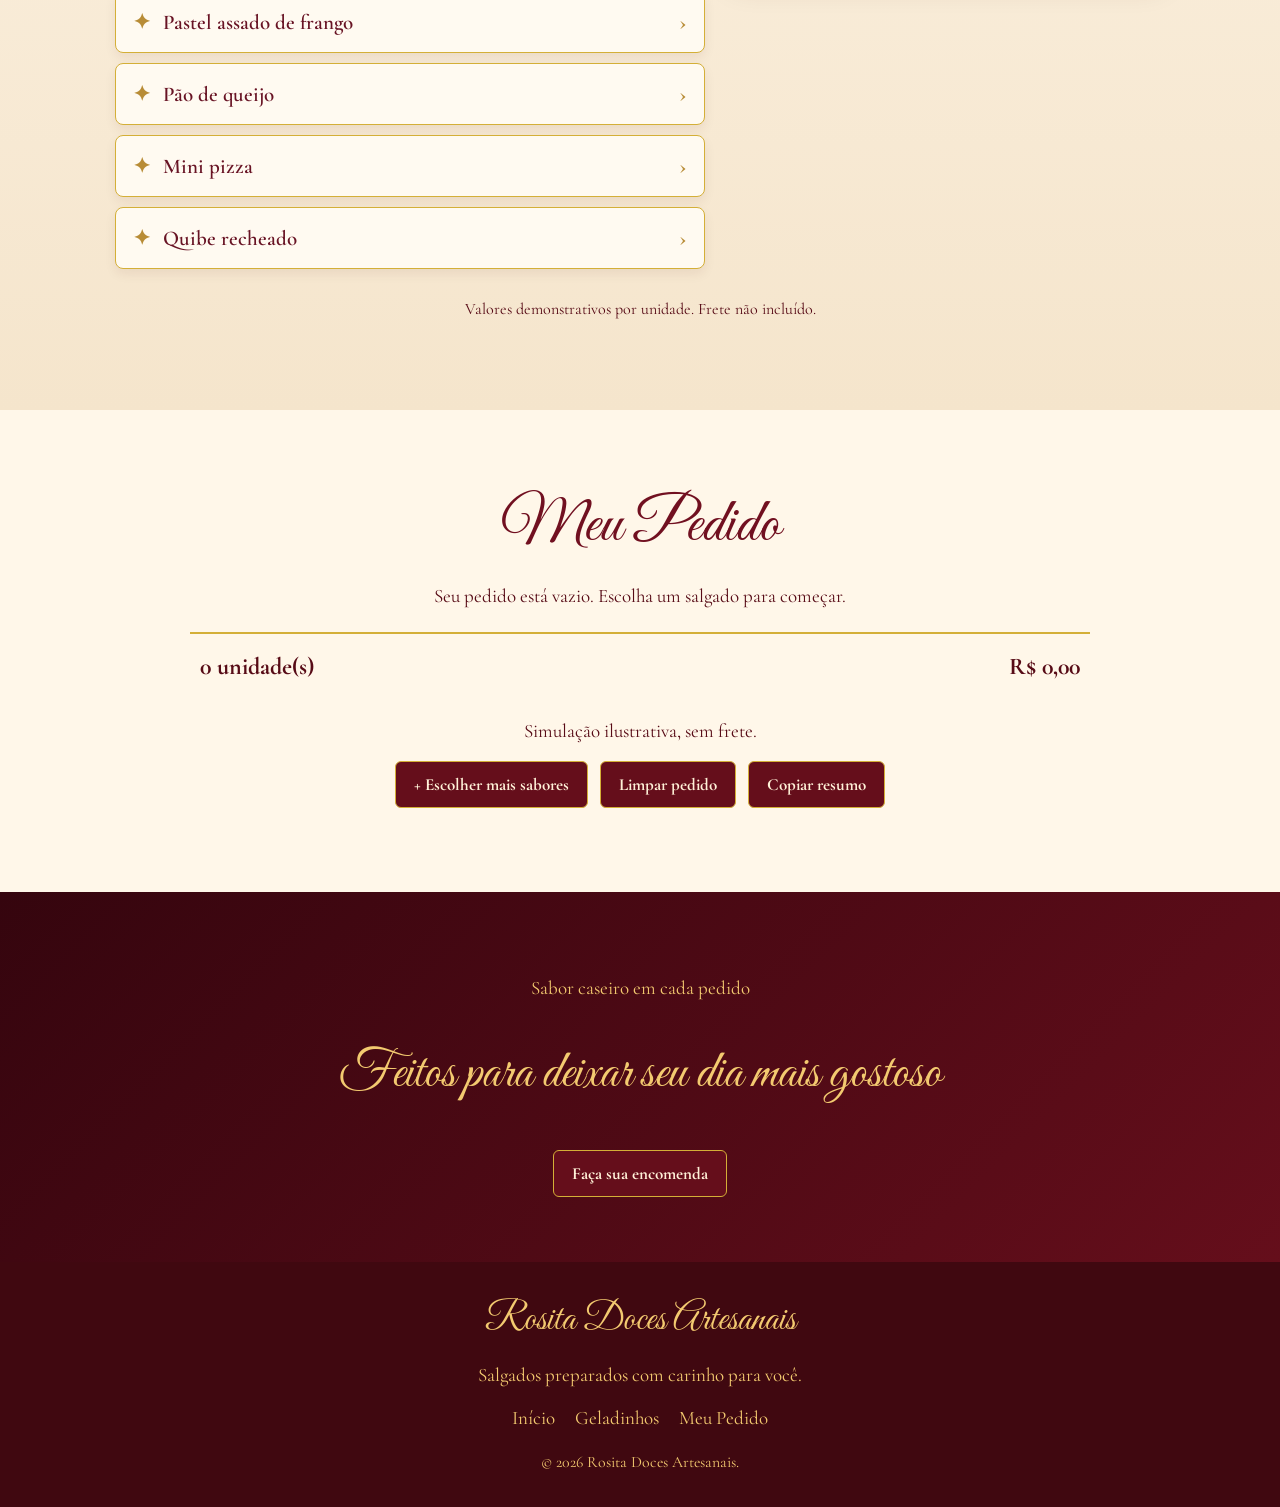
<file: salgado/salgado.html>
<!DOCTYPE html>
<html lang="pt-BR">

<head>
    <meta charset="UTF-8">
    <meta name="viewport"
          content="width=device-width, initial-scale=1.0">

    <meta name="description"
          content="Conheça os Salgados da Rosita Doces Artesanais.">

    <title>Salgados | Rosita Doces Artesanais</title>

    <!-- Fontes -->
    <link rel="preconnect"
          href="https://fonts.googleapis.com">

    <link rel="preconnect"
          href="https://fonts.gstatic.com"
          crossorigin>

    <link
        href="https://fonts.googleapis.com/css2?family=Great+Vibes&family=Cormorant+Garamond:wght@400;500;600;700&display=swap"
        rel="stylesheet">

    <!-- Estilo exclusivo da página -->
    <link rel="stylesheet" href="salgado.css">

   <script src="../carrinho/carrinho.js" defer></script>

    <script src="salgado.js" defer></script>
</head>

<body class="pagina-salgados">

    <!-- =====================================
         CABEÇALHO FIXO
    ====================================== -->

    <header class="cabecalho">

        <nav class="navegacao"
             aria-label="Navegação principal">

            <a href="../inicio.html"
               class="nav-botao">
                INÍCIO
            </a>

            <div class="dropdown">

                <button type="button"
                        class="nav-botao dropdown-botao"
                        aria-expanded="false">
                    MENU ▾
                </button>

                <div class="dropdown-conteudo">

                    <a href="../Bolo/bolo.html">
                        Bolos
                    </a>

                    <a href="../geladinho/geladinho.html">
                        Geladinhos
                    </a>

                    <a href="../doces/doces.html">
                        Doces
                    </a>

                    <a href="salgado.html">
                        Salgados
                    </a>

                </div>

            </div>

            <!-- Espaço para o emblema durante a rolagem -->
            <div class="marca"
                 id="espaco-logo"
                 aria-hidden="true">
            </div>

            <div class="dropdown">

                    <button type="button" class="nav-botao dropdown-botao" aria-expanded="false">
        CONTATE-NOS
    </button>
    <div class="dropdown-conteudo">
        <a href="https://api.whatsapp.com/send?phone=5515996094613" target="_blank" rel="noopener noreferrer">WhatsApp / Contato</a>
        <a href="https://www.google.com/maps/search/doces/@-23.4683602,-47.43168,14z/..." target="_blank" rel="noopener">Localização</a>
    </div>

            </div>

            <div class="dropdown">

                <button type="button" class="nav-botao dropdown-botao" aria-expanded="false">
        REDES SOCIAIS
    </button>
    <div class="dropdown-conteudo">
        <a href="https://www.instagram.com/rositadoces_artesanais/" target="_blank" rel="noopener">Instagram</a>
        <a href="https://www.facebook.com/search/top?q=doces" target="_blank" rel="noopener">Facebook</a>
    </div>

            </div>

        </nav>

    </header>

    <main class="sal-pagina">

        <!-- =====================================
             BANNER
        ====================================== -->

       
    <section class="sal-abertura">

    <!-- Lateral esquerda: fotografia do banner -->
    <div class="sal-hero-lado"></div>

    <!-- Centro: logotipo e textos -->
    <div class="sal-abertura-interior">

        <div class="sal-marca-nome" id="origem-logo">
            <img
                src="../imagens/Emblema Rosita Doces Artesanais copy.png"
                alt="Rosita Doces Artesanais"
                class="sal-logo-banner"
                id="logo-animada">
        </div>

            <div class="sal-ornamento">
                ✦ ───── ❦ ───── ✦
         </div>

                <h1>Salgados Artesanais</h1>

                <p class="sal-frase">
                    Sabor e carinho em cada mordida.
                </p>

                <p class="sal-orientacao">
                    Passe o mouse para visualizar a fotografia;
                    clique ou toque para escolher a quantidade
                    e simular seu pedido.
                </p>

            </div>

            <!-- Lateral direita: fotografia do banner -->
        <div class="sal-hero-lado"></div>

</section>



        <!-- =====================================
             CARDÁPIO DE SALGADOS
        ====================================== -->

        <section class="sal-cardapio"
                 aria-labelledby="sal-sabores">

            <div class="sal-container">

                <p class="sal-chamada">
                    Preparados com carinho
                </p>

                <h2 id="sal-sabores">
                    Nosso Cardápio
                </h2>

                <div class="sal-ornamento">
                    ✦ ───── ❦ ───── ✦
                </div>

                <div class="sal-vitrine">

                    <!-- 12 opções iniciais -->
                    <div class="sal-lista">

                        <button
                            type="button"
                            class="sal-sabor"
                            data-nome="Coxinha de frango"
                            data-preco="7.00"
                            data-foto="../imagens/Salgado Coxinhas Crocantes com Frango Desfiado.png">
                            <span>✦</span>
                            Coxinha de frango
                            <span class="sal-seta">›</span>
                        </button>


                        <button
                            type="button"
                            class="sal-sabor"
                            data-nome="Coxinha com catupiry"
                            data-preco="8.00"
                            data-foto="../imagens/Salgado Coxinhas Douradas com Queijo Derretido.png">
                            <span>✦</span>
                            Coxinha com catupiry
                            <span class="sal-seta">›</span>
                        </button>


                        <button
                            type="button"
                            class="sal-sabor"
                            data-nome="Bolinha de queijo"
                            data-preco="6.00"
                            data-foto="../imagens/Salgado Bolinhas de Queijo Crocantes com Molho.png">
                            <span>✦</span>
                            Bolinha de queijo
                            <span class="sal-seta">›</span>
                        </button>


                        <button
                            type="button"
                            class="sal-sabor"
                            data-nome="Quibe"
                            data-preco="6.00"
                            data-foto="../imagens/Salgado Kibe Crocante com Ervas e Molho Cremoso.png">
                            <span>✦</span>
                            Quibe
                            <span class="sal-seta">›</span>
                        </button>


                        <button
                            type="button"
                            class="sal-sabor"
                            data-nome="Enroladinho de salsicha"
                            data-preco="6.00"
                            data-foto="../imagens/Salgado Enroladinhos Dourados com Ketchup.png">
                            <span>✦</span>
                            Enroladinho de salsicha
                            <span class="sal-seta">›</span>
                        </button>


                        <button
                            type="button"
                            class="sal-sabor"
                            data-nome="Risole de presunto e queijo"
                            data-preco="6.00"
                            data-foto="../imagens/Salgado Risoles Crocantes com Queijo e Presunto.png">
                            <span>✦</span>
                            Risole de presunto e queijo
                            <span class="sal-seta">›</span>
                        </button>


                        <button
                            type="button"
                            class="sal-sabor"
                            data-nome="Empada de frango"
                            data-preco="7.00"
                            data-foto="../imagens/Salgado Empadas Douradas de Frango Cremoso.png">
                            <span>✦</span>
                            Empada de frango
                            <span class="sal-seta">›</span>
                        </button>


                        <button
                            type="button"
                            class="sal-sabor"
                            data-nome="Esfiha de carne"
                            data-preco="7.00"
                            data-foto="../imagens/Salgado Esfihas Douradas com Carne e Ervas.png">
                            <span>✦</span>
                            Esfiha de carne
                            <span class="sal-seta">›</span>
                        </button>


                        <button
                            type="button"
                            class="sal-sabor"
                            data-nome="Pastel assado de frango"
                            data-preco="7.00"
                            data-foto="../imagens/Salgado Pastéis de frango dourados com ervas.png">
                            <span>✦</span>
                            Pastel assado de frango
                            <span class="sal-seta">›</span>
                        </button>


                        <button
                            type="button"
                            class="sal-sabor"
                            data-nome="Pão de queijo"
                            data-preco="4.00"
                            data-foto="../imagens/Salgado Pão de Queijo com Queijo Derretido.png">
                            <span>✦</span>
                            Pão de queijo
                            <span class="sal-seta">›</span>
                        </button>


                        <button
                            type="button"
                            class="sal-sabor"
                            data-nome="Mini pizza"
                            data-preco="7.00"
                            data-foto="../imagens/Salgado Mini Pizzas Artesanais com Queijo e Ervas.png">
                            <span>✦</span>
                            Mini pizza
                            <span class="sal-seta">›</span>
                        </button>


                        <button
                            type="button"
                            class="sal-sabor"
                            data-nome="Quibe recheado"
                            data-preco="7.00"
                            data-foto="../imagens/Salgado Kibe Crocante com Queijo Derretido.png">
                            <span>✦</span>
                            Quibe recheado
                            <span class="sal-seta">›</span>
                        </button>


                    </div>


                    <!-- Fotografia acompanha a lista -->
                    <aside class="sal-preview"
                           aria-label="Prévia do salgado">

                        <div class="sal-preview-foto">

                            <img
                                id="sal-preview-img"
                                alt=""
                                hidden>

                            <div class="sal-preview-vazio"
                                 id="sal-preview-vazio">

                                <span>❦</span>

                                <p>
                                    FOTO DO SALGADO EM BREVE
                                </p>

                                <small>
                                    Reserve este espaço
                                    para a fotografia
                                </small>

                            </div>

                        </div>

                        <div class="sal-preview-texto">

                            <p class="sal-selo">
                                FEITO COM CARINHO
                            </p>

                            <h3 id="sal-preview-nome">
                                Escolha um salgado
                            </h3>

                            <p id="sal-preview-preco">
                                Preço ilustrativo
                            </p>

                            <p class="sal-preview-ajuda">
                                Clique no salgado para escolher
                                a quantidade.
                            </p>

                        </div>

                    </aside>

                </div>

                <p class="sal-observacao">
                    Valores demonstrativos por unidade.
                    Frete não incluído.
                </p>

            </div>

        </section>


        <!-- =====================================
             CARRINHO
        ====================================== -->

        <section class="sal-carrinho"
                 id="sal-carrinho">

            <div class="sal-container">

                <h2>Meu Pedido</h2>

                <p id="sal-carrinho-vazio">
                    Seu pedido está vazio.
                    Escolha um salgado para começar.
                </p>

                <div id="sal-carrinho-itens"
                     aria-live="polite">
                </div>

                <div class="sal-carrinho-resumo">

                    <span id="sal-carrinho-qtd">
                        0 unidades
                    </span>

                    <strong id="sal-carrinho-total">
                        R$ 0,00
                    </strong>

                </div>

                <p class="sal-carrinho-aviso">
                    Simulação ilustrativa, sem frete.
                </p>

                <div class="sal-carrinho-acoes">

                    <a href="#sal-sabores"
                       class="sal-carrinho-botao">
                        + Escolher mais sabores
                    </a>

                    <button
                        type="button"
                        id="sal-limpar"
                        class="sal-carrinho-limpar">
                        Limpar pedido
                    </button>

                    <button
                        type="button"
                        id="sal-copiar"
                        class="sal-carrinho-botao">
                        Copiar resumo
                    </button>

                </div>

                <p id="sal-copiar-status"
                   role="status">
                </p>

            </div>

        </section>


        <!-- ENCERRAMENTO -->
        <section class="sal-final">

            <p>
                Sabor caseiro em cada pedido
            </p>

            <h2>
                Feitos para deixar seu dia mais gostoso
            </h2>

            <a href="../contato/contato.html"
               class="sal-encomendar">
                Faça sua encomenda
            </a>

        </section>

    </main>


    <!-- RODAPÉ -->
    <footer class="sal-rodape">

        <h2>Rosita Doces Artesanais</h2>

        <p>
            Salgados preparados com carinho para você.
        </p>

        <nav aria-label="Links do rodapé">

            <a href="../inicio.html">Início</a>
            <a href="../geladinho/geladinho.html">Geladinhos</a>
            <a href="#sal-carrinho">Meu Pedido</a>

        </nav>

        <small>
            © 2026 Rosita Doces Artesanais.
        </small>

    </footer>


    <!-- =====================================
         JANELA DE ESCOLHA DE QUANTIDADE
    ====================================== -->

    <dialog class="sal-modal"
            id="sal-modal">

        <div class="sal-modal-corpo">

            <button
                type="button"
                class="sal-fechar"
                aria-label="Fechar">
                ×
            </button>

            <div class="sal-foto">

                <img
                    id="sal-modal-foto"
                    alt=""
                    hidden>

                <div class="sal-sem-foto"
                     id="sal-sem-foto">

                    <span>❦</span>

                    <p>
                        FOTO DO SALGADO EM BREVE
                    </p>

                </div>

            </div>

            <div class="sal-modal-info">

                <p class="sal-selo">
                    ROSITA DOCES ARTESANAIS
                </p>

                <h2 id="sal-modal-titulo">
                    Sabor selecionado
                </h2>

                <div class="sal-ornamento">
                    ✦ ─── ❦ ─── ✦
                </div>

                <p class="sal-preco">
                    Preço unitário:

                    <strong id="sal-unitario">
                        R$ 8,00
                    </strong>
                </p>

                <label
                    class="sal-quant-label"
                    for="sal-quantidade">
                    Quantidade de geladinhos
                </label>

                <div class="sal-quant-controles">

                    <button type="button"
                            id="sal-menos">
                        −
                    </button>

                    <input
                        type="number"
                        id="sal-quantidade"
                        min="1"
                        max="999"
                        value="1">

                    <button type="button"
                            id="sal-mais">
                        +
                    </button>

                </div>

                <div class="sal-total">

                    <span>
                        Subtotal estimado
                    </span>

                    <strong id="sal-subtotal">
                        R$ 8,00
                    </strong>

                </div>

                <p class="sal-nota">
                    Simulação ilustrativa,
                    sem frete.
                </p>

                <button
                    type="button"
                    id="sal-adicionar"
                    class="sal-encomendar">
                    + Adicionar ao pedido
                </button>

                <button
                    type="button"
                    id="sal-outro-sabor"
                    class="sal-voltar-sabores">
                    ← Escolher outro sabor
                </button>

            </div>

        </div>

    </dialog>
    

    </dialog>

    <!-- CARRINHO FLUTUANTE: APENAS UM -->
    <a href="../carrinho/carrinho.html"
       class="sal-carrinho-flutuante"
       aria-label="Ver carrinho de compras"
       title="Ver carrinho de compras">

        <span class="sal-icone-carrinho">🛒</span>

        <span id="sal-contador-flutuante">0</span>
    </a>

</body>
</html>
</file>
<file: Bolo/bolo.css>
/* ==========================================
   ROSITA DOCES ARTESANAIS
   PÁGINA DE BOLOS
========================================== */

:root {
    --vinho: #570b16;
    --vinho-escuro: #35050e;
    --dourado: #d4af37;
    --dourado-claro: #f3ca70;
    --creme: #fff7e9;
}

* {
    box-sizing: border-box;
}

html {
    scroll-behavior: smooth;
}

body.pagina-bolo {
    margin: 0;
    background: var(--creme);
    color: var(--vinho);
    font-family: "Cormorant Garamond", Georgia, serif;
    font-size: 19px;
}

.pagina-bolo [hidden] {
    display: none !important;
}

button,
input {
    font: inherit;
}

button {
    cursor: pointer;
}

a {
    text-decoration: none;
}

/* ==========================================
   1. CABEÇALHO
========================================== */

.pagina-bolo .cabecalho {
    position: sticky;
    top: 0;
    z-index: 1000;
    height: 85px;
    background: linear-gradient(
        180deg,
        #650e1b,
        #400810
    );
    border-bottom: 2px solid var(--dourado);
}

.pagina-bolo .navegacao {
    display: grid;
    grid-template-columns: 1fr 1fr 175px 1fr 1fr;
    align-items: center;
    justify-items: center;
    gap: 15px;
    max-width: 1100px;
    height: 100%;
    padding: 0 20px;
    margin: 0 auto;
}

.pagina-bolo .nav-botao {
    display: inline-flex;
    align-items: center;
    justify-content: center;
    padding: 10px 17px;
    background: transparent;
    color: var(--dourado-claro);
    border: 1px solid var(--dourado);
    border-radius: 5px;
    font-size: 15px;
    font-weight: 700;
    white-space: nowrap;
}

.pagina-bolo .nav-botao:hover {
    background: #832033;
}

.pagina-bolo .marca {
    position: relative;
    width: 145px;
    height: 85px;
}

/* ==========================================
   2. MENUS SUSPENSOS
========================================== */

.pagina-bolo .dropdown {
    position: relative;
}

.pagina-bolo .dropdown-conteudo {
    display: none;
    position: absolute;
    top: 100%;
    left: 50%;
    transform: translateX(-50%);
    min-width: 190px;
    padding: 8px;
    background: var(--vinho);
    border: 1px solid var(--dourado);
    border-radius: 7px;
    z-index: 1100;
    box-shadow: 0 12px 25px #0005;
}

.pagina-bolo .dropdown:hover .dropdown-conteudo,
.pagina-bolo .dropdown:focus-within .dropdown-conteudo,
.pagina-bolo .dropdown.aberto .dropdown-conteudo {
    display: block;
}

.pagina-bolo .dropdown-conteudo a {
    display: block;
    padding: 10px 12px;
    color: #f5dca6;
    border-radius: 4px;
}

.pagina-bolo .dropdown-conteudo a:hover {
    background: #842234;
}

/* ==========================================
   3. BANNER
========================================== */

.pagina-bolo .bolo-abertura {
    display: flex;
    justify-content: center;
    min-height: 490px;
    background: linear-gradient(
        110deg,
        #410810,
        #751524,
        #410810
    );
    color: var(--dourado-claro);
}

.pagina-bolo .bolo-abertura-interior {
    display: flex;
    flex-direction: column;
    align-items: center;
    justify-content: center;
    padding: 35px 25px 45px;
    text-align: center;
}

/* ==========================================
   4. EMBLEMA ANIMADO
========================================== */

.pagina-bolo .bolo-marca-nome {
    display: flex;
    justify-content: center;
    align-items: center;
    width: 100%;
    height: 205px;
    margin: 0 auto 15px;
}

.pagina-bolo .bolo-logo-banner {
    position: fixed;
    top: 0;
    left: 0;
    z-index: 1200;
    display: block;
    width: 260px;
    height: auto;
    object-fit: contain;
    pointer-events: none;
    backface-visibility: hidden;
    will-change: top, left, width;
    filter: drop-shadow(
        0 5px 8px rgba(0, 0, 0, 0.3)
    );
}


/* ==========================================
   BANNER DE BOLOS — ESTILO GELADINHOS
========================================== */

.pagina-bolo .bolo-abertura {
    position: relative;
    display: flex;
    align-items: center;
    justify-content: center;

    width: 100%;
    min-height: 620px;

    background-color: #570b16;
    background-image: url("../imagens/Bolo Banner Festivo de Bolos Gourmet.png");
    background-repeat: no-repeat;
    background-position: center center;
    background-size: 100% 100%;
background-attachment: scroll;

    color: #f3ca70;
    overflow: hidden;
}
/* Espaço reservado para o emblema animado */

.pagina-bolo .bolo-marca-nome {
    display: flex;
    align-items: center;
    justify-content: center;

    width: 100%;
    height: 190px;

    margin: 0 auto 5px;
}

/* Título Bolos Artesanais */

.pagina-bolo .bolo-abertura h1 {
    margin: 5px 0 8px;

    font-family: "Great Vibes", cursive;
    font-size: clamp(54px, 5vw, 76px);
    font-weight: 400;
    line-height: 1.05;

    color: #f8d88b;
}

.pagina-bolo .bolo-abertura h1 strong {
    display: block;

    margin-top: 4px;

    font-family: "Cormorant Garamond", Georgia, serif;
    font-size: 0.76em;
    font-weight: 600;

    color: #f8d88b;
}

/* Ornamento dourado */

.pagina-bolo .bolo-abertura .bolo-ornamento {
    margin: 12px auto 8px;
    color: #d4af37;
}

/* Frase principal */

.pagina-bolo .bolo-frase {
    max-width: 500px;
    margin: 8px auto;

    font-size: 24px;
    line-height: 1.3;

    color: #fff0d7;
}

/* Orientação ao cliente */

.pagina-bolo .bolo-orientacao {
    max-width: 490px;
    margin: 8px auto 0;

    font-size: 16px;
    line-height: 1.45;

    color: #eed9b9;
}
/* BANNER DE BOLOS — IMAGEM PANORÂMICA */

.pagina-bolo .bolo-abertura {
    position: relative;

    display: flex;
    align-items: center;
    justify-content: center;

    width: 100%;
    min-height: 620px;

    background-color: #570b16;
    background-image: url("../imagens/Bolo Banner Festivo de Bolos Gourmet.png");
    background-repeat: no-repeat;
    background-position: center center;

    /* Mostra toda a largura da fotografia */
    background-size: 100% 100%;

    /* Evita o zoom causado pelo fundo fixo */
    background-attachment: scroll;

    color: #f3ca70;
    overflow: hidden;
}

/* ==========================================
   AJUSTES PARA CELULAR
========================================== */

@media (max-width: 800px) {

    .pagina-bolo .bolo-abertura {
        min-height: 600px;
        background-attachment: scroll;
        background-position: center;
    }

    .pagina-bolo .bolo-abertura-interior {
        min-height: 600px;
        width: 100%;
        max-width: 500px;
        padding: 20px;
    }

    .pagina-bolo .bolo-marca-nome {
        height: 175px;
    }

    .pagina-bolo .bolo-abertura h1 {
        font-size: 56px;
    }

    .pagina-bolo .bolo-frase {
        font-size: 21px;
    }

    .pagina-bolo .bolo-orientacao {
        font-size: 15px;
    }
}

/* ==========================================
   6. CARDÁPIO
========================================== */

.pagina-bolo .bolo-cardapio {
    padding: 65px 20px 75px;
    background: linear-gradient(
        #fff8ed,
        #f5e5cc
    );
}

.pagina-bolo .bolo-container {
    max-width: 1050px;
    margin: 0 auto;
}

.pagina-bolo .bolo-chamada {
    margin: 0;
    font-family: "Great Vibes", cursive;
    font-size: 31px;
    color: #a8752a;
    text-align: center;
}

.pagina-bolo .bolo-cardapio h2,
.pagina-bolo .bolo-carrinho h2 {
    margin: 12px 0;
    font-family: "Great Vibes", cursive;
    font-size: 62px;
    font-weight: 400;
    color: #711020;
    text-align: center;
}

/* ==========================================
   7. LISTA DE BOLOS
========================================== */

.pagina-bolo .bolo-vitrine {
    display: grid;
    grid-template-columns:
        minmax(0, 1.15fr)
        minmax(0, 0.85fr);
    align-items: start;
    gap: 24px;
    margin-top: 30px;
}

.pagina-bolo .bolo-lista {
    display: flex;
    flex-direction: column;
    gap: 10px;
}

.pagina-bolo .bolo-sabor {
    display: flex;
    align-items: center;
    gap: 12px;
    width: 100%;
    min-height: 62px;
    padding: 12px 17px;
    background: #fffaf1;
    color: #681324;
    border: 1px solid var(--dourado);
    border-radius: 8px;
    text-align: left;
    font-size: 21px;
    font-weight: 600;
    box-shadow: 0 5px 12px #460a1412;
    transition: background 0.2s, transform 0.2s;
}

.pagina-bolo .bolo-sabor:hover,
.pagina-bolo .bolo-sabor:focus-visible,
.pagina-bolo .bolo-sabor.bolo-selecionado {
    background: #f1dfbf;
    transform: translateX(3px);
}

.pagina-bolo .bolo-sabor > span:first-child {
    color: #b88c36;
}

.pagina-bolo .bolo-seta {
    margin-left: auto;
    color: #b88c36;
    font-size: 25px;
}

/* ==========================================
   8. PRÉVIA DA FOTOGRAFIA
========================================== */

.pagina-bolo .bolo-preview {
    position: sticky;
    top: 110px;
    align-self: start;
    border: 2px solid var(--dourado);
    border-radius: 14px;
    overflow: hidden;
    background: var(--creme);
    box-shadow: 0 12px 30px #41081228;
}

.pagina-bolo .bolo-preview-foto {
    position: relative;
    height: 280px;
    background: linear-gradient(
        135deg,
        #35050e,
        #75202d,
        #400812
    );
}

.pagina-bolo .bolo-preview-foto img {
    width: 100%;
    height: 100%;
    object-fit: cover;
}

.pagina-bolo .bolo-preview-vazio {
    position: absolute;
    inset: 0;
    display: flex;
    flex-direction: column;
    align-items: center;
    justify-content: center;
    padding: 25px;
    color: #f0cc82;
    text-align: center;
}

.pagina-bolo .bolo-preview-vazio span {
    font-size: 50px;
}

.pagina-bolo .bolo-preview-texto {
    padding: 28px 22px;
    background: linear-gradient(
        145deg,
        #fffaf0,
        #eed8b5
    );
    text-align: center;
}

.pagina-bolo .bolo-selo {
    color: #800f25;
    font-size: 17px;
    font-weight: 700;
    letter-spacing: 1px;
}

.pagina-bolo #bolo-preview-nome {
    margin: 15px 0;
    color: #800f25;
    font-family: "Great Vibes", cursive;
    font-size: 44px;
    font-weight: 400;
}

.pagina-bolo #bolo-preview-preco {
    font-size: 22px;
    font-weight: 700;
}

.pagina-bolo .bolo-observacao {
    margin-top: 30px;
    text-align: center;
    font-size: 16px;
}

/* ==========================================
   9. CARRINHO
========================================== */

.pagina-bolo .bolo-carrinho {
    padding: 65px 20px;
    background: var(--creme);
}

.pagina-bolo #bolo-carrinho-vazio {
    text-align: center;
}

.pagina-bolo #bolo-carrinho-itens {
    max-width: 900px;
    margin: 25px auto;
}

.pagina-bolo .bolo-carrinho-linha {
    display: flex;
    justify-content: space-between;
    align-items: center;
    flex-wrap: wrap;
    gap: 15px;
    padding: 14px;
    margin-bottom: 10px;
    background: #fffaf1;
    border: 1px solid var(--dourado);
    border-radius: 8px;
}

.pagina-bolo .bolo-carrinho-controles {
    display: flex;
    align-items: center;
    flex-wrap: wrap;
    gap: 9px;
}

.pagina-bolo .bolo-carrinho-controles button {
    padding: 6px 10px;
    border: 1px solid var(--dourado);
    border-radius: 5px;
    background: #f6e6ca;
    color: var(--vinho);
}

.pagina-bolo .bolo-carrinho-resumo {
    display: flex;
    justify-content: space-between;
    gap: 15px;
    max-width: 900px;
    padding: 18px 10px;
    margin: 20px auto;
    border-top: 2px solid var(--dourado);
    font-size: 24px;
    font-weight: 700;
}

.pagina-bolo .bolo-carrinho-acoes {
    display: flex;
    justify-content: center;
    flex-wrap: wrap;
    gap: 12px;
}

.pagina-bolo .bolo-botao {
    display: inline-block;
    padding: 12px 18px;
    background: #650e1b;
    border: 1px solid var(--dourado);
    border-radius: 6px;
    color: #fff1d8;
    text-align: center;
    font-size: 17px;
    font-weight: 700;
    cursor: pointer;
}

.pagina-bolo .bolo-botao:hover {
    background: #872134;
}

.pagina-bolo #bolo-copiar-status {
    text-align: center;
}

/* ==========================================
   10. ENCERRAMENTO E RODAPÉ
========================================== */

.pagina-bolo .bolo-final {
    padding: 65px 20px;
    background: linear-gradient(
        135deg,
        #35050e,
        #650e1b
    );
    color: #f3ca70;
    text-align: center;
}

.pagina-bolo .bolo-final h2 {
    font-family: "Great Vibes", cursive;
    font-size: 52px;
    font-weight: 400;
}

.pagina-bolo .bolo-rodape {
    padding: 35px 20px;
    background: #400810;
    color: #f3ca70;
    text-align: center;
}

.pagina-bolo .bolo-rodape h2 {
    margin: 0;
    font-family: "Great Vibes", cursive;
    font-size: 38px;
    font-weight: 400;
}

.pagina-bolo .bolo-rodape nav {
    display: flex;
    justify-content: center;
    flex-wrap: wrap;
    gap: 20px;
    margin: 20px 0;
}

.pagina-bolo .bolo-rodape a {
    color: #f3ca70;
}

/* ==========================================
   11. JANELA DE SELEÇÃO DO PESO
========================================== */

.pagina-bolo .bolo-modal {
    width: min(780px, 94vw);
    max-height: 90vh;
    padding: 0;
    border: 2px solid var(--dourado);
    border-radius: 14px;
    background: var(--creme);
    color: #650e1b;
}

.pagina-bolo .bolo-modal::backdrop {
    background: #140005bf;
}

.pagina-bolo .bolo-modal-corpo {
    position: relative;
    display: grid;
    grid-template-columns: 1fr 1fr;
}

.pagina-bolo .bolo-fechar {
    position: absolute;
    top: 10px;
    right: 12px;
    z-index: 5;
    border: none;
    background: transparent;
    color: #650e1b;
    font-size: 35px;
}

.pagina-bolo .bolo-foto {
    min-height: 380px;
    background: linear-gradient(
        135deg,
        #35050e,
        #751d2c
    );
}

.pagina-bolo .bolo-foto img {
    width: 100%;
    height: 100%;
    min-height: 380px;
    object-fit: cover;
}

.pagina-bolo .bolo-sem-foto {
    display: flex;
    flex-direction: column;
    align-items: center;
    justify-content: center;
    min-height: 380px;
    color: #f3ca70;
    text-align: center;
}

.pagina-bolo .bolo-sem-foto span {
    font-size: 50px;
}

.pagina-bolo .bolo-modal-info {
    padding: 35px 25px;
    text-align: center;
}

.pagina-bolo .bolo-modal-info h2 {
    font-family: "Great Vibes", cursive;
    font-size: 40px;
    font-weight: 400;
}

.pagina-bolo .bolo-quant-controles {
    display: flex;
    justify-content: center;
    align-items: center;
    gap: 12px;
    margin: 15px 0;
}

.pagina-bolo .bolo-quant-controles button {
    width: 42px;
    height: 42px;
    border: 1px solid var(--dourado);
    border-radius: 5px;
    background: #f6e6ca;
}

.pagina-bolo #bolo-peso {
    width: 90px;
    padding: 8px;
    text-align: center;
    border: 1px solid var(--dourado);
    border-radius: 5px;
}

.pagina-bolo .bolo-total {
    display: flex;
    flex-direction: column;
    gap: 8px;
    margin: 25px 0;
    padding: 15px;
    border-top: 1px solid var(--dourado);
    border-bottom: 1px solid var(--dourado);
}

.pagina-bolo #bolo-subtotal {
    font-size: 28px;
}

.pagina-bolo .bolo-modal-info .bolo-botao {
    width: 100%;
    margin-top: 10px;
}

.pagina-bolo .bolo-nota {
    font-size: 15px;
}

/* ==========================================
   12. CARRINHO FLUTUANTE
========================================== */

.pagina-bolo .carrinho-flutuante {
    position: fixed;
    right: 25px;
    bottom: 25px;
    z-index: 1300;
    display: flex;
    align-items: center;
    justify-content: center;
    width: 65px;
    height: 65px;
    background: var(--vinho);
    color: var(--dourado-claro);
    border: 2px solid var(--dourado);
    border-radius: 50%;
    box-shadow: 0 5px 20px #0005;
}

.pagina-bolo #bolo-contador-flutuante {
    position: absolute;
    top: -7px;
    right: -7px;
    min-width: 25px;
    padding: 3px 6px;
    border-radius: 20px;
    background: var(--dourado);
    color: var(--vinho-escuro);
    font-family: Arial, sans-serif;
    font-size: 13px;
    font-weight: bold;
    text-align: center;
}

/* ORNAMENTO CENTRALIZADO — NOSSOS BOLOS */

.pagina-bolo .bolo-cardapio .bolo-ornamento {
    display: block;
    width: fit-content;
    max-width: 100%;
    margin: 15px auto 30px;
    text-align: center;
    color: #800f25;
}

/* ==========================================
   13. CELULAR E TABLET
========================================== */

@media (max-width: 800px) {

    .pagina-bolo .cabecalho {
        height: auto;
        min-height: 85px;
    }

    .pagina-bolo .navegacao {
        display: flex;
        flex-wrap: wrap;
        justify-content: center;
        gap: 8px;
        padding: 10px;
    }

    .pagina-bolo .nav-botao {
        padding: 8px 10px;
        font-size: 12px;
    }

    .pagina-bolo .marca {
        width: 90px;
        height: 65px;
    }

    .pagina-bolo .bolo-vitrine {
        grid-template-columns: 1fr;
    }

    .pagina-bolo .bolo-preview {
        position: relative;
        top: auto;
    }

    .pagina-bolo .bolo-modal-corpo {
        grid-template-columns: 1fr;
    }

    .pagina-bolo .bolo-foto,
    .pagina-bolo .bolo-foto img,
    .pagina-bolo .bolo-sem-foto {
        min-height: 210px;
        max-height: 250px;
    }

    .pagina-bolo .bolo-modal-info {
        padding: 20px;
    }

    .pagina-bolo .bolo-cardapio h2,
    .pagina-bolo .bolo-carrinho h2 {
        font-size: 48px;
    }

    .pagina-bolo .bolo-carrinho-resumo {
        font-size: 20px;
    }

    .pagina-bolo .carrinho-flutuante {
        right: 15px;
        bottom: 15px;
    }
}
/* FOTOGRAFIAS DOS BOLOS */

.pagina-bolo .bolo-preview-foto img {
    display: block;
    width: 100%;
    height: 100%;
    object-fit: cover;
    object-position: center;
}

.pagina-bolo .bolo-foto img {
    width: 100%;
    height: 100%;
    object-fit: cover;
    object-position: center;
}
</file>
<file: carrinho/carrinho.css>
:root{--vinho:#570b16;--escuro:#35050e;--dourado:#d4af37;--creme:#fff7e9;--claro:#f3ca70}*{box-sizing:border-box}body{margin:0;background:var(--creme);color:var(--vinho);font-family:'Cormorant Garamond',Georgia,serif;font-size:20px}button,a{font:inherit}a{text-decoration:none}.cabecalho{background:linear-gradient(#650e1b,#400810);border-bottom:2px solid var(--dourado)}.navegacao{max-width:1100px;margin:auto;min-height:75px;display:flex;align-items:center;justify-content:center;gap:14px;flex-wrap:wrap;padding:12px}.navegacao a{color:#f3ca70;border:1px solid var(--dourado);padding:8px 15px;border-radius:5px;font-size:17px}.navegacao a:hover{background:#842234}.apresentacao{text-align:center;padding:36px 18px 42px;background:linear-gradient(115deg,#410810,#751524,#410810);color:#f3ca70}.logo{display:block;width:155px;max-width:45vw;height:auto;margin:0 auto 8px;filter:drop-shadow(0 5px 8px #0005)}.sobretitulo{font-size:19px;letter-spacing:1px}.apresentacao h1{font-family:'Great Vibes',cursive;font-size:clamp(56px,8vw,86px);font-weight:400;margin:10px 0}.apresentacao p{margin:12px auto;max-width:640px}.ornamento{color:var(--dourado);margin-top:20px}.conteudo{max-width:1000px;margin:auto;padding:35px 18px 65px}.titulo-linha{display:flex;justify-content:space-between;align-items:center;gap:10px;border-bottom:2px solid var(--dourado);margin-bottom:22px}.titulo-linha h2,.titulo-categorias{font-family:'Great Vibes',cursive;font-size:48px;font-weight:400;margin:12px 0}.titulo-linha span{font-size:18px}.vazio{text-align:center;padding:35px;background:#fffaf1;border:1px solid var(--dourado);border-radius:12px}.lista{display:grid;gap:12px}.produto{display:flex;align-items:center;justify-content:space-between;gap:18px;flex-wrap:wrap;background:#fffaf1;border:1px solid #ddc38d;border-radius:12px;padding:18px;box-shadow:0 5px 16px #35050e0d}.produto-info{flex:1;min-width:170px}.categoria{font-size:15px;color:#8e6c39;letter-spacing:1px;text-transform:uppercase}.produto h3{font-size:25px;margin:3px 0}.produto small{font-size:17px}.produto-acoes{display:flex;gap:12px;align-items:center;flex-wrap:wrap}.quantidade{display:flex;align-items:center;gap:12px}.quantidade button{width:34px;height:34px;border:1px solid var(--dourado);background:#f6e6ca;color:var(--vinho);border-radius:6px;cursor:pointer}.quantidade strong{min-width:24px;text-align:center}.subtotal{min-width:90px;text-align:right}.remover{border:0;background:transparent;color:#9c2635;text-decoration:underline;cursor:pointer}.resumo{margin-top:25px;background:#f4e4c8;border:1px solid var(--dourado);padding:20px 25px;border-radius:12px}.resumo-linha{display:flex;justify-content:space-between;gap:15px;padding:7px 0}.resumo-linha.total{border-top:1px solid #c5a46a;margin-top:10px;padding-top:15px;font-size:27px}.resumo p{font-size:16px;margin-bottom:0}.acoes{display:flex;flex-wrap:wrap;gap:12px;margin-top:25px}.botao{border-radius:7px;padding:12px 17px;border:1px solid var(--dourado);cursor:pointer;font-weight:700;text-align:center}.principal{background:#650e1b;color:#fff1d8}.secundario{background:#e7cb94;color:#4c0d18}.discreto{background:transparent;color:#76283b}.botao:hover{filter:brightness(1.1)}.botao:disabled{opacity:.45;cursor:not-allowed}.mensagem{min-height:24px;font-size:17px}.titulo-categorias{text-align:center;margin:35px 0 15px}.categorias{display:grid;grid-template-columns:repeat(4,1fr);gap:12px}.categorias a{display:flex;justify-content:space-between;align-items:center;gap:8px;background:#fffaf1;color:#650e1b;border:1px solid var(--dourado);padding:18px;border-radius:8px;font-weight:700}.categorias a:hover{background:#f1dfbf}footer{text-align:center;background:#400810;color:#f3ca70;padding:28px 15px}@media(max-width:700px){.categorias{grid-template-columns:repeat(2,1fr)}.produto-acoes{width:100%;justify-content:space-between}.acoes .botao{width:100%}}@media(max-width:420px){.categorias{grid-template-columns:1fr}.resumo-linha.total{font-size:23px}}
</file>
<file: doce/doce.css>
/* ==========================================
   ROSITA DOCES ARTESANAIS
   PÁGINA DOCES GOURMET
========================================== */

:root {
    --vinho: #500714;
    --vinho-escuro: #31030c;
    --vinho-claro: #82162a;
    --dourado: #d9ad48;
    --dourado-claro: #f5d58a;
    --creme: #fff2dd;
    --texto: #47232b;
}

* {
    box-sizing: border-box;
}

html {
    scroll-behavior: smooth;
    scroll-padding-top: 100px;
}

body {
    margin: 0;
    font-family: "Cormorant Garamond", Georgia, serif;
    background: var(--creme);
    color: var(--texto);
}

button,
input {
    font: inherit;
}

button {
    cursor: pointer;
}

[hidden] {
    display: none !important;
}

/* ==========================================
   CABEÇALHO
========================================== */

.cabecalho {
    position: fixed;
    top: 0;
    left: 0;
    width: 100%;
    height: 78px;
    z-index: 1000;

    background: var(--vinho);
    border-bottom: 2px solid var(--dourado);
}

.navegacao {
    width: min(1100px, 96%);
    height: 100%;
    margin: auto;

    display: grid;
    grid-template-columns: 1fr 1fr 170px 1fr 1fr;
    align-items: center;
    justify-items: center;
    gap: 12px;
}

.nav-botao {
    display: inline-block;
    padding: 11px 18px;
    border: 1px solid var(--dourado);
    border-radius: 5px;

    background: transparent;
    color: var(--dourado-claro);

    font-size: 16px;
    font-weight: 700;
    text-decoration: none;
    white-space: nowrap;
}

.nav-botao:hover,
.nav-botao:focus-visible {
    background: var(--dourado);
    color: var(--vinho-escuro);
}

.dropdown {
    position: relative;
}

.dropdown-conteudo {
    position: absolute;
    top: calc(100% + 8px);
    left: 50%;
    transform: translateX(-50%);

    min-width: 190px;
    display: none;
    flex-direction: column;

    background: var(--vinho);
    border: 1px solid var(--dourado);
    border-radius: 6px;
    box-shadow: 0 10px 20px #0005;
    overflow: hidden;
}

.dropdown.aberto .dropdown-conteudo {
    display: flex;
}

.dropdown-conteudo a {
    padding: 12px 16px;
    color: var(--creme);
    text-decoration: none;
    font-size: 17px;
}

.dropdown-conteudo a:hover {
    background: var(--vinho-claro);
    color: var(--dourado-claro);
}

.marca {
    width: 170px;
    height: 72px;
}

/* ==========================================
   BANNER PRINCIPAL
========================================== */

.doce-abertura {
    position: relative;
    margin-top: 78px;
    min-height: 620px;
    height: 620px;

    display: flex;
    align-items: center;
    justify-content: center;

    background-color: var(--vinho);

    /*
       IMPORTANTE:
       Substitua o nome abaixo pelo nome EXATO
       do banner que já funcionou no navegador.
    */
    background-image:
        url("../imagens/Doces OK Banner Luxuoso de Doces em Vermelho e Dourado.png");

    background-position: center;
    background-repeat: no-repeat;
    background-size: 100% 100%;

    text-align: center;
    overflow: visible;
}

.doce-abertura-interior {
    position: relative;
    z-index: 2;

    width: min(36%, 570px);
    min-width: 360px;
    padding: 20px 8px;

    display: flex;
    flex-direction: column;
    align-items: center;
    justify-content: center;
}

.doce-marca-nome {
    width: 100%;
    height: 235px;

    display: flex;
    align-items: center;
    justify-content: center;

    margin-bottom: 8px;
}

/*
   O JS posiciona o logotipo.
   Ele começa centralizado no banner e
   termina no espaço do cabeçalho.
*/
.doce-logo-banner {
    position: fixed;
    top: 0;
    left: 0;

    display: block;
    width: 260px;
    height: auto;

    z-index: 1100;
    object-fit: contain;
    pointer-events: none;

    filter: drop-shadow(0 5px 8px #0005);
    will-change: top, left, width;
}

.doce-subtitulo {
    margin: 0 0 4px;

    color: var(--dourado-claro);
    font-size: 22px;
    font-weight: 700;
    letter-spacing: 3px;
}

.doce-titulo {
    margin: 0;

    font-family: "Great Vibes", cursive;
    font-size: clamp(70px, 7vw, 110px);
    font-weight: 400;
    line-height: 1.05;

    color: var(--dourado-claro);
    text-shadow: 0 4px 8px #0006;
}

.doce-frase {
    max-width: 480px;
    margin: 18px auto 12px;

    color: var(--creme);
    font-size: 24px;
    line-height: 1.25;
}

.doce-ornamento {
    color: var(--dourado);
    font-size: 20px;
    text-align: center;
    margin: 10px auto;
}

.doce-orientacao {
    max-width: 480px;
    margin: 12px auto 0;

    color: var(--creme);
    font-size: 17px;
    line-height: 1.35;
}

/* ==========================================
   CONTEÚDO E CARDÁPIO
========================================== */

.doce-container {
    width: min(1150px, 94%);
    margin: auto;
}

.doce-cardapio {
    padding: 75px 0;
    background:
        linear-gradient(180deg, #fff8ec, #f5e6d1);
}

.doce-chamada {
    text-align: center;
    color: var(--vinho-claro);
    font-size: 22px;
    margin: 0;
}

.doce-cardapio h2,
.doce-carrinho h2 {
    text-align: center;
    font-family: "Great Vibes", cursive;
    font-size: 65px;
    font-weight: 400;
    color: var(--vinho);
    margin: 8px 0;
}

.doce-vitrine {
    display: grid;
    grid-template-columns: 1fr 1fr;
    gap: 32px;
    align-items: start;
    margin-top: 35px;
}

.doce-lista {
    display: flex;
    flex-direction: column;
    gap: 10px;
}

.doce-sabor {
    width: 100%;
    padding: 14px 18px;

    display: grid;
    grid-template-columns: 25px 1fr 20px;
    align-items: center;
    gap: 12px;

    text-align: left;
    background: #fffdf7;
    border: 1px solid #dfc99e;
    border-radius: 10px;

    color: var(--vinho);
    font-size: 21px;

    transition: background .2s, transform .2s;
}

.doce-sabor > span:first-child,
.doce-sabor > span:last-child {
    color: var(--dourado);
}

.doce-sabor small {
    display: block;
    margin-top: 3px;
    font-size: 15px;
    color: #81636b;
}

.doce-sabor:hover,
.doce-sabor:focus-visible,
.doce-sabor.doce-selecionado {
    background: #fff0d0;
    border-color: var(--dourado);
    transform: translateX(3px);
}

/* ==========================================
   PRÉVIA DA FOTOGRAFIA
========================================== */

.doce-preview {
    position: sticky;
    top: 105px;

    background: #fffdf8;
    border: 2px solid var(--dourado);
    border-radius: 16px;
    overflow: hidden;

    box-shadow: 0 12px 30px #3a071522;
}

.doce-preview-foto {
    height: 350px;
    background: #f0dfc4;
}

.doce-preview-foto img {
    width: 100%;
    height: 100%;
    object-fit: cover;
}

.doce-preview-vazio,
.doce-sem-foto {
    height: 100%;
    display: flex;
    flex-direction: column;
    align-items: center;
    justify-content: center;

    color: var(--vinho);
    font-size: 24px;
}

.doce-preview-texto {
    padding: 25px;
    text-align: center;
}

.doce-selo {
    margin: 0;
    color: var(--dourado);
    font-size: 16px;
    letter-spacing: 2px;
    font-weight: 700;
}

.doce-preview-texto h3 {
    color: var(--vinho);
    font-size: 30px;
    margin: 10px 0;
}

#doce-preview-preco {
    font-size: 24px;
    font-weight: 700;
}

.doce-preview-ajuda {
    font-size: 18px;
}

.doce-observacao {
    margin-top: 30px;
    text-align: center;
    font-size: 18px;
}

/* ==========================================
   CARRINHO
========================================== */

.doce-carrinho {
    padding: 65px 0;
    background: #f5e9d8;
}

#doce-carrinho-vazio {
    text-align: center;
    font-size: 22px;
}

.doce-carrinho-linha {
    display: flex;
    justify-content: space-between;
    align-items: center;
    gap: 20px;

    margin: 12px 0;
    padding: 16px;

    background: #fff;
    border: 1px solid #dec89f;
    border-radius: 10px;
}

.doce-carrinho-linha > span {
    font-size: 19px;
}

.doce-carrinho-controles {
    display: flex;
    align-items: center;
    flex-wrap: wrap;
    gap: 10px;
}

.doce-carrinho-controles button {
    padding: 6px 12px;
    background: var(--vinho);
    color: white;
    border: 0;
    border-radius: 5px;
}

.doce-carrinho-resumo {
    display: flex;
    justify-content: space-between;
    align-items: center;

    padding: 20px;
    margin-top: 20px;

    background: var(--vinho);
    color: var(--creme);
    border-radius: 10px;
    font-size: 24px;
}

.doce-carrinho-aviso {
    text-align: center;
    font-size: 18px;
}

.doce-carrinho-acoes {
    display: flex;
    justify-content: center;
    flex-wrap: wrap;
    gap: 12px;
    margin-top: 20px;
}

.doce-carrinho-botao,
.doce-carrinho-limpar {
    display: inline-block;
    padding: 12px 18px;

    background: var(--vinho);
    color: var(--creme);

    border: 1px solid var(--dourado);
    border-radius: 7px;

    font-size: 17px;
    text-decoration: none;
}

.doce-carrinho-botao:hover,
.doce-carrinho-limpar:hover {
    background: var(--vinho-claro);
}

#doce-copiar-status {
    text-align: center;
    font-size: 18px;
}

/* ==========================================
   ENCERRAMENTO E RODAPÉ
========================================== */

.doce-final {
    padding: 65px 20px;
    text-align: center;

    background: linear-gradient(
        135deg,
        var(--vinho),
        var(--vinho-escuro)
    );

    color: var(--creme);
}

.doce-final p {
    font-size: 23px;
}

.doce-final h2 {
    font-family: "Great Vibes", cursive;
    font-size: 65px;
    font-weight: 400;
    color: var(--dourado-claro);
}

.doce-encomendar {
    display: inline-block;
    padding: 12px 25px;
    border: 1px solid var(--dourado);
    border-radius: 8px;

    color: var(--dourado-claro);
    text-decoration: none;
    font-size: 21px;
}

.doce-rodape {
    padding: 35px 20px;
    text-align: center;

    background: #260309;
    color: var(--creme);
}

.doce-rodape h2 {
    color: var(--dourado-claro);
}

.doce-rodape nav {
    display: flex;
    justify-content: center;
    flex-wrap: wrap;
    gap: 22px;
    margin: 20px 0;
}

.doce-rodape a {
    color: var(--dourado-claro);
    text-decoration: none;
}

/* ==========================================
   MODAL
========================================== */

.doce-modal {
    width: min(900px, 94vw);
    max-height: 90vh;
    padding: 0;

    border: 2px solid var(--dourado);
    border-radius: 15px;

    background: #fff8eb;
    color: var(--vinho);
}

.doce-modal::backdrop {
    background: #180208c9;
}

.doce-modal-corpo {
    position: relative;
    display: grid;
    grid-template-columns: 1fr 1fr;
}

.doce-fechar {
    position: absolute;
    top: 12px;
    right: 12px;
    z-index: 5;

    width: 38px;
    height: 38px;

    background: var(--vinho);
    color: white;

    border: 0;
    border-radius: 50%;
    font-size: 26px;
}

.doce-foto {
    min-height: 440px;
    background: #ead9bf;
}

.doce-foto img {
    width: 100%;
    height: 100%;
    object-fit: cover;
}

.doce-modal-info {
    padding: 40px 28px;
    display: flex;
    flex-direction: column;
    align-items: center;
    justify-content: center;
    text-align: center;
}

.doce-modal-info h2 {
    font-size: 34px;
    margin: 15px 0;
}

#doce-modal-detalhe,
.doce-preco {
    font-size: 21px;
}

.doce-controle-quantidade {
    display: flex;
    align-items: center;
    gap: 12px;
    margin: 15px 0;
}

.doce-controle-quantidade button {
    width: 42px;
    height: 42px;
    border: 0;
    border-radius: 6px;

    background: var(--vinho);
    color: white;
    font-size: 24px;
}

#doce-quantidade {
    width: 75px;
    height: 42px;
    text-align: center;
    font-size: 22px;
}

.doce-subtotal {
    font-size: 25px;
}

.doce-adicionar,
.doce-outro-sabor {
    width: 100%;
    padding: 13px;
    margin-top: 10px;

    border: 1px solid var(--dourado);
    border-radius: 8px;

    background: var(--vinho);
    color: white;
    font-size: 19px;
}

.doce-outro-sabor {
    background: transparent;
    color: var(--vinho);
}

/* ==========================================
   RESPONSIVIDADE
========================================== */

@media (max-width: 900px) {

    .navegacao {
        grid-template-columns: 1fr 1fr 90px 1fr 1fr;
        gap: 5px;
    }

    .marca {
        width: 90px;
    }

    .nav-botao {
        font-size: 12px;
        padding: 9px 7px;
    }

    .doce-abertura-interior {
        min-width: 0;
        width: 48%;
    }

    .doce-marca-nome {
        height: 180px;
    }

    .doce-subtitulo {
        font-size: 15px;
        letter-spacing: 2px;
    }

    .doce-titulo {
        font-size: 65px;
    }

    .doce-frase {
        font-size: 19px;
    }

    .doce-orientacao {
        font-size: 14px;
    }
}

@media (max-width: 650px) {

    .cabecalho {
        height: 68px;
    }

    .navegacao {
        width: 99%;
        grid-template-columns: 1fr 1fr 65px 1fr 1fr;
        gap: 3px;
    }

    .marca {
        width: 65px;
        height: 60px;
    }

    .nav-botao {
        font-size: 10px;
        padding: 7px 4px;
    }

    .doce-abertura {
        margin-top: 68px;
        min-height: 560px;
        height: 75vh;
        background-size: cover;
    }

    .doce-abertura-interior {
        width: 60%;
        padding: 10px 5px;
    }

    .doce-marca-nome {
        height: 135px;
    }

    .doce-subtitulo {
        font-size: 12px;
    }

    .doce-titulo {
        font-size: 55px;
    }

    .doce-frase {
        font-size: 16px;
    }

    .doce-ornamento {
        font-size: 13px;
    }

    .doce-orientacao {
        font-size: 12px;
    }

    .doce-vitrine {
        grid-template-columns: 1fr;
    }

    .doce-preview {
        position: static;
    }

    .doce-modal-corpo {
        grid-template-columns: 1fr;
    }

    .doce-foto {
        min-height: 220px;
        height: 250px;
    }

    .doce-modal-info {
        padding: 22px;
    }

    .doce-carrinho-linha {
        flex-direction: column;
        align-items: flex-start;
    }
}
/* CARRINHO FLUTUANTE — DOCES */

.doce-carrinho-flutuante {
    position: fixed;
    right: 22px;
    bottom: 22px;
    width: 65px;
    height: 65px;

    display: flex;
    align-items: center;
    justify-content: center;

    background: #500714;
    color: #f5d58a;
    border: 2px solid #d9ad48;
    border-radius: 50%;

    text-decoration: none;
    box-shadow: 0 5px 18px #0005;
    z-index: 2000;
}

.doce-carrinho-icone {
    font-size: 29px;
}

.doce-carrinho-contador {
    position: absolute;
    top: -8px;
    right: -8px;

    min-width: 25px;
    height: 25px;
    padding: 0 5px;

    display: flex;
    align-items: center;
    justify-content: center;

    background: #d9ad48;
    color: #31030c;
    border-radius: 50%;

    font-size: 13px;
    font-weight: bold;
}

.doce-carrinho-flutuante:hover {
    background: #82162a;
    transform: scale(1.06);
}
</file>
<file: salgado/salgado.css>
/* ==========================================

   ROSITA DOCES ARTESANAIS

   SALGADOS ARTESANAIS

========================================== */

:root {

    --vinho: #570b16;
    --vinho-escuro: #35050e;
    --dourado: #d4af37;
    --dourado-claro: #f3ca70;
    --creme: #fff7e9;

}

* {
    box-sizing: border-box;
}

html {

    scroll-behavior: smooth;

}

body.pagina-salgados {

    margin: 0;

    background: var(--creme);

    color: var(--vinho);

    font-family: "Cormorant Garamond", Georgia, serif;

    font-size: 19px;

}

.pagina-salgados [hidden] {

    display: none !important;

}

button,

input {

    font: inherit;

}

button {

    cursor: pointer;

}

a {

    text-decoration: none;

}

/* ==========================================

   CABEÇALHO FIXO

========================================== */

.pagina-salgados .cabecalho {

    position: sticky;

    top: 0;

    z-index: 1000;

    height: 85px;

    background: linear-gradient(

        180deg,

        #650e1b,

        #400810

    );

    border-bottom: 2px solid var(--dourado);

}

.pagina-salgados .navegacao {

    display: grid;

    grid-template-columns: 1fr 1fr 175px 1fr 1fr;

    align-items: center;

    justify-items: center;

    gap: 15px;

    max-width: 1100px;

    height: 100%;

    padding: 0 20px;

    margin: 0 auto;

}

.pagina-salgados .nav-botao {

    display: inline-flex;

    align-items: center;

    justify-content: center;

    padding: 10px 17px;

    background: transparent;

    color: var(--dourado-claro);

    border: 1px solid var(--dourado);

    border-radius: 5px;

    font-size: 15px;

    font-weight: 700;

    white-space: nowrap;

}

.pagina-salgados .nav-botao:hover {

    background: #832033;

}

.pagina-salgados .marca {

    position: relative;

    width: 145px;

    height: 85px;

}

/* Menus suspensos */

.pagina-salgados .dropdown {

    position: relative;

}

.pagina-salgados .dropdown-conteudo {

    display: none;

    position: absolute;

    top: 100%;

    left: 50%;

    transform: translateX(-50%);

    min-width: 180px;

    padding: 8px;

    background: #570b16;

    border: 1px solid var(--dourado);

    border-radius: 7px;

    z-index: 1100;

    box-shadow: 0 12px 25px #0005;

}

.pagina-salgados .dropdown:hover .dropdown-conteudo,

.pagina-salgados .dropdown:focus-within .dropdown-conteudo,

.pagina-salgados .dropdown.aberto .dropdown-conteudo {

    display: block;

}

.pagina-salgados .dropdown-conteudo a {

    display: block;

    padding: 10px 12px;

    color: #f5dca6;

    border-radius: 4px;

}

.pagina-salgados .dropdown-conteudo a:hover {

    background: #842234;

}


/* ==========================================
   BANNER PRINCIPAL DOS SALGADOS
   Uma imagem panorâmica para toda a abertura
========================================== */

    
.pagina-salgados .sal-abertura {
    display: grid;

    grid-template-columns: minmax(0, 1fr) minmax(420px, 1.6fr) minmax(0, 1fr);

    min-height: 670px;

    background-color: #410810;

    background-image: url("../imagens/Salgado Banner Gastronômico de Salgadinhos Brasileiros.png");

    background-size: cover;
    background-position: center center;
    background-repeat: no-repeat;

    color: var(--dourado-claro);

    overflow: hidden;
}




/* Laterais transparentes para mostrar
   a mesma fotografia panorâmica */

.pagina-salgados .sal-hero-lado {
    background: transparent;
}


.pagina-salgados .sal-foto-pendente {

    display: flex;

    flex-direction: column;

    align-items: center;

    justify-content: center;

    gap: 10px;

    height: 100%;

    padding: 20px;

    color: #e9c584;

    text-align: center;

    font-size: 15px;

}

.pagina-salgados .sal-foto-pendente small {

    font-size: 14px;

}


.pagina-salgados .sal-abertura-interior {
    grid-column: 2;

    display: flex;
    flex-direction: column;

    align-items: center;
    justify-content: center;

    width: 100%;
    min-width: 0;

    padding: 35px 15px 45px;

    text-align: center;
}


/* ==========================================

   ÚNICO EMBLEMA ANIMADO

========================================== */

/*

   Este elemento reserva o espaço original

   no banner, evitando saltos no layout.

*/

.pagina-salgados .sal-marca-nome {

    display: flex;

    justify-content: center;

    align-items: center;

    width: 100%;

    height: 205px;

    margin: 0 auto 15px;

}

/*

   O JavaScript posicionará esta imagem

   na tela durante a rolagem.

*/

.pagina-salgados .sal-logo-banner {

    position: fixed;

    top: 0;

    left: 0;

    z-index: 1200;

    display: block;

    width: 260px;

    height: auto;

    object-fit: contain;

    pointer-events: none;

    filter: drop-shadow(

        0 5px 8px rgba(0, 0, 0, 0.3)

    );

    will-change: top, left, width;

}

/* ==========================================

   TEXTOS DO BANNER

========================================== */

.pagina-salgados .sal-ornamento {

    margin: 14px auto;

    text-align: center;

    color: var(--dourado);

    letter-spacing: 2px;

}

.pagina-salgados .sal-abertura h1 {

    margin: 18px 0;

    font-family: "Great Vibes", cursive;

    font-size: clamp(52px, 5vw, 76px);

    font-weight: 400;

    line-height: 1.2;

    color: #f8d88b;

}

.pagina-salgados .sal-frase {

    margin: 10px 0;

    font-size: 26px;

    color: #fff0d7;

}

.pagina-salgados .sal-orientacao {

    max-width: 430px;

    margin: 10px auto;

    font-size: 17px;

    line-height: 1.5;

    color: #eed9b9;

}

/* ==========================================

   CARDÁPIO

========================================== */

.pagina-salgados .sal-cardapio {

    padding: 65px 20px 75px;

    background: linear-gradient(

        #fff8ed,

        #f5e5cc

    );

    overflow: visible;

}

.pagina-salgados .sal-container {

    max-width: 1050px;

    margin: 0 auto;

    overflow: visible;

}

.pagina-salgados .sal-chamada {

    margin: 0;

    font-family: "Great Vibes", cursive;

    font-size: 31px;

    color: #a8752a;

    text-align: center;

}

.pagina-salgados .sal-cardapio h2,

.pagina-salgados .sal-carrinho h2 {

    margin: 12px 0;

    font-family: "Great Vibes", cursive;

    font-size: 62px;

    font-weight: 400;

    color: #711020;

    text-align: center;

}

/* ==========================================

   LISTA E FOTOGRAFIA

========================================== */

.pagina-salgados .sal-vitrine {

    display: grid;

    grid-template-columns:

        minmax(0, 1.15fr)

        minmax(0, 0.85fr);

    align-items: start;

    gap: 24px;

    margin-top: 30px;

    overflow: visible;

}

.pagina-salgados .sal-lista {

    display: flex;

    flex-direction: column;

    gap: 10px;

}

.pagina-salgados .sal-sabor {

    display: flex;

    align-items: center;

    gap: 12px;

    width: 100%;

    min-height: 62px;

    padding: 12px 17px;

    background: #fffaf1;

    color: #681324;

    border: 1px solid var(--dourado);

    border-radius: 8px;

    text-align: left;

    font-size: 21px;

    font-weight: 600;

    box-shadow: 0 5px 12px #460a1412;

    transition:

        background 0.2s,

        transform 0.2s;

}

.pagina-salgados .sal-sabor:hover,

.pagina-salgados .sal-sabor:focus-visible,

.pagina-salgados .sal-sabor.sal-selecionado {

    background: #f1dfbf;

    transform: translateX(3px);

}

.pagina-salgados .sal-sabor > span:first-child {

    color: #b88c36;

}

.pagina-salgados .sal-seta {

    margin-left: auto;

    color: #b88c36;

    font-size: 25px;

}

/* ==========================================

   FOTOGRAFIA FIXA NA LISTA

========================================== */

.pagina-salgados .sal-preview {

    position: sticky;

    top: 110px;

    align-self: start;

    border: 2px solid var(--dourado);

    border-radius: 14px;

    overflow: hidden;

    background: #fff7e9;

    box-shadow: 0 12px 30px #41081228;

}

.pagina-salgados .sal-preview-foto {

    position: relative;

    height: 280px;

    background: linear-gradient(

        135deg,

        #35050e,

        #75202d,

        #400812

    );

}

.pagina-salgados .sal-preview-foto img {

    display: block;

    width: 100%;

    height: 100%;

    object-fit: cover;

}

.pagina-salgados .sal-preview-vazio {

    position: absolute;

    inset: 0;

    display: flex;

    flex-direction: column;

    align-items: center;

    justify-content: center;

    padding: 25px;

    color: #f0cc82;

    text-align: center;

}

.pagina-salgados .sal-preview-vazio span {

    font-size: 50px;

}

.pagina-salgados .sal-preview-vazio p {

    font-size: 21px;

}

.pagina-salgados .sal-preview-texto {

    padding: 28px 22px;

    background: linear-gradient(

        145deg,

        #fffaf0,

        #eed8b5

    );

    text-align: center;

}

.pagina-salgados .sal-selo {

    color: #800f25;

    font-size: 17px;

    font-weight: 700;

    letter-spacing: 1px;

}

.pagina-salgados #sal-preview-nome {

    margin: 15px 0;

    color: #800f25;

    font-family: "Great Vibes", cursive;

    font-size: 48px;

    font-weight: 400;

}

.pagina-salgados #sal-preview-preco {

    font-size: 21px;

    font-weight: 700;

}

.pagina-salgados .sal-preview-ajuda {

    font-size: 16px;

    color: #76504b;

}

.pagina-salgados .sal-observacao {

    margin-top: 30px;

    text-align: center;

    font-size: 16px;

}

/* ==========================================

   CARRINHO

========================================== */

.pagina-salgados .sal-carrinho {

    padding: 65px 20px;

    background: #fff7e9;

}

.pagina-salgados #sal-carrinho-vazio {

    text-align: center;

}

.pagina-salgados #sal-carrinho-itens {

    max-width: 900px;

    margin: 25px auto;

}

.pagina-salgados .sal-carrinho-linha {

    display: flex;

    justify-content: space-between;

    align-items: center;

    gap: 15px;

    padding: 14px;

    margin-bottom: 10px;

    background: #fffaf1;

    border: 1px solid var(--dourado);

    border-radius: 8px;

}

.pagina-salgados .sal-carrinho-controles {

    display: flex;

    align-items: center;

    flex-wrap: wrap;

    gap: 9px;

}

.pagina-salgados .sal-carrinho-controles button {

    padding: 6px 10px;

    border: 1px solid var(--dourado);

    border-radius: 5px;

    background: #f6e6ca;

    color: var(--vinho);

}

.pagina-salgados .sal-carrinho-resumo {

    display: flex;

    justify-content: space-between;

    gap: 15px;

    max-width: 900px;

    padding: 18px 10px;

    margin: 20px auto;

    border-top: 2px solid var(--dourado);

    font-size: 24px;

    font-weight: 700;

}

.pagina-salgados .sal-carrinho-aviso {

    text-align: center;

}

.pagina-salgados .sal-carrinho-acoes {

    display: flex;

    justify-content: center;

    flex-wrap: wrap;

    gap: 12px;

}

.pagina-salgados .sal-carrinho-botao,

.pagina-salgados .sal-carrinho-limpar,

.pagina-salgados .sal-encomendar {

    display: inline-block;

    padding: 12px 18px;

    background: #650e1b;

    border: 1px solid var(--dourado);

    border-radius: 6px;

    color: #fff1d8;

    text-align: center;

    font-size: 17px;

    font-weight: 700;

    cursor: pointer;

}

.pagina-salgados .sal-carrinho-botao:hover,

.pagina-salgados .sal-carrinho-limpar:hover,

.pagina-salgados .sal-encomendar:hover {

    background: #872134;

}

.pagina-salgados #sal-copiar-status {

    text-align: center;

}

/* ==========================================

   FINAL E RODAPÉ

========================================== */

.pagina-salgados .sal-final {

    padding: 65px 20px;

    background: linear-gradient(

        135deg,

        #35050e,

        #650e1b

    );

    color: #f3ca70;

    text-align: center;

}

.pagina-salgados .sal-final h2 {

    font-family: "Great Vibes", cursive;

    font-size: 52px;

    font-weight: 400;

}

.pagina-salgados .sal-rodape {

    padding: 35px 20px;

    background: #400810;

    color: #f3ca70;

    text-align: center;

}

.pagina-salgados .sal-rodape h2 {

    margin: 0;

    font-family: "Great Vibes", cursive;

    font-size: 38px;

    font-weight: 400;

}

.pagina-salgados .sal-rodape nav {

    display: flex;

    justify-content: center;

    gap: 20px;

    flex-wrap: wrap;

    margin: 20px 0;

}

.pagina-salgados .sal-rodape a {

    color: #f3ca70;

}

/* ==========================================

   JANELA DE QUANTIDADE

========================================== */

.pagina-salgados .sal-modal {

    width: min(780px, 94vw);

    max-height: 90vh;

    padding: 0;

    border: 2px solid var(--dourado);

    border-radius: 14px;

    background: #fff7e9;

    color: #650e1b;

}

.pagina-salgados .sal-modal::backdrop {

    background: #140005bf;

}

.pagina-salgados .sal-modal-corpo {

    position: relative;

    display: grid;

    grid-template-columns: 1fr 1fr;

}

.pagina-salgados .sal-fechar {

    position: absolute;

    top: 10px;

    right: 12px;

    z-index: 5;

    border: none;

    background: transparent;

    color: #650e1b;

    font-size: 35px;

}

.pagina-salgados .sal-foto {

    min-height: 380px;

    background: linear-gradient(

        135deg,

        #35050e,

        #751d2c

    );

}

.pagina-salgados .sal-foto img {

    width: 100%;

    height: 100%;

    object-fit: cover;

}

.pagina-salgados .sal-sem-foto {

    display: flex;

    flex-direction: column;

    align-items: center;

    justify-content: center;

    height: 100%;

    min-height: 380px;

    color: #f3ca70;

    text-align: center;

}

.pagina-salgados .sal-sem-foto span {

    font-size: 60px;

}

.pagina-salgados .sal-modal-info {

    padding: 45px 25px 25px;

    text-align: center;

}

.pagina-salgados .sal-modal-info h2 {

    margin: 10px 0;

    font-family: "Great Vibes", cursive;

    font-size: 47px;

    font-weight: 400;

}

.pagina-salgados .sal-quant-label {

    display: block;

    margin-top: 20px;

}

.pagina-salgados .sal-quant-controles {

    display: flex;

    justify-content: center;

    gap: 8px;

    margin: 15px 0;

}

.pagina-salgados .sal-quant-controles button {

    width: 45px;

    border: 1px solid var(--dourado);

    border-radius: 5px;

    background: #f1dfc3;

}

.pagina-salgados #sal-quantidade {

    width: 75px;

    padding: 10px;

    border: 1px solid var(--dourado);

    border-radius: 5px;

    text-align: center;

}

.pagina-salgados .sal-total {

    display: flex;

    flex-direction: column;

    gap: 5px;

    margin: 18px 0;

    font-size: 22px;

}

.pagina-salgados .sal-nota {

    font-size: 14px;

}

.pagina-salgados .sal-modal-info .sal-encomendar,

.pagina-salgados .sal-voltar-sabores {

    display: block;

    width: 100%;

    margin-top: 10px;

    padding: 12px;

    border-radius: 6px;

    cursor: pointer;

}

.pagina-salgados .sal-voltar-sabores {

    border: 1px solid var(--dourado);

    background: transparent;

    color: var(--vinho);

}

/* ==========================================

   AJUSTES PARA CELULAR

========================================== */

@media (max-width: 800px) {

    .pagina-salgados .cabecalho {

        height: auto;

        min-height: 85px;

    }

    .pagina-salgados .navegacao {

        grid-template-columns: repeat(2, minmax(0, 1fr));

        gap: 10px;

        padding: 12px;

    }

    .pagina-salgados .marca {

        grid-column: 1 / -1;

        grid-row: 1;

        width: 120px;

        height: 70px;

    }

    .pagina-salgados .nav-botao {

        font-size: 13px;

        padding: 9px;

    }

    .pagina-salgados .sal-abertura {

        grid-template-columns: 1fr;

    }

    .pagina-salgados .sal-hero-lado {

        display: none;

    }

    .pagina-salgados .sal-marca-nome {

        height: 190px;

    }

    .pagina-salgados .sal-vitrine {

        grid-template-columns: 1fr;

    }

    .pagina-salgados .sal-preview {

        position: static;

    }

    .pagina-salgados .sal-modal-corpo {

        grid-template-columns: 1fr;

    }

    .pagina-salgados .sal-foto,

    .pagina-salgados .sal-sem-foto {

        min-height: 190px;

    }

    .pagina-salgados .sal-carrinho-linha {

        flex-direction: column;

        align-items: stretch;

    }

}

@media (prefers-reduced-motion: reduce) {

    html {

        scroll-behavior: auto;

    }

    .pagina-salgados .sal-sabor {

        transition: none;

    }

}
/* CARRINHO FLUTUANTE */

.pagina-salgados .sal-carrinho-flutuante {
    position: fixed;
    right: 24px;
    bottom: 24px;
    z-index: 1500;

    width: 72px;
    height: 72px;

    display: flex;
    align-items: center;
    justify-content: center;

    background: linear-gradient(145deg, #750e25, #400812);
    border: 2px solid #d4af37;
    border-radius: 50%;

    color: #fff7e9;
    text-decoration: none;

    box-shadow: 0 6px 22px rgba(0, 0, 0, 0.35);

    transition: transform 0.25s, box-shadow 0.25s;
}

.pagina-salgados .sal-carrinho-flutuante:hover {
    transform: translateY(-6px) scale(1.07);
    box-shadow: 0 10px 28px rgba(212, 175, 55, 0.45);
}

.pagina-salgados .sal-icone-carrinho {
    font-size: 34px;
}

.pagina-salgados #sal-contador-flutuante {
    position: absolute;
    top: -8px;
    right: -5px;

    min-width: 25px;
    height: 25px;
    padding: 2px 5px;

    display: flex;
    align-items: center;
    justify-content: center;

    background: #d4af37;
    color: #400812;

    border-radius: 50%;
    font: bold 14px Arial, sans-serif;
}

@media (max-width: 600px) {
    .pagina-salgados .sal-carrinho-flutuante {
        right: 15px;
        bottom: 15px;
        width: 60px;
        height: 60px;
    }
}
</file>
